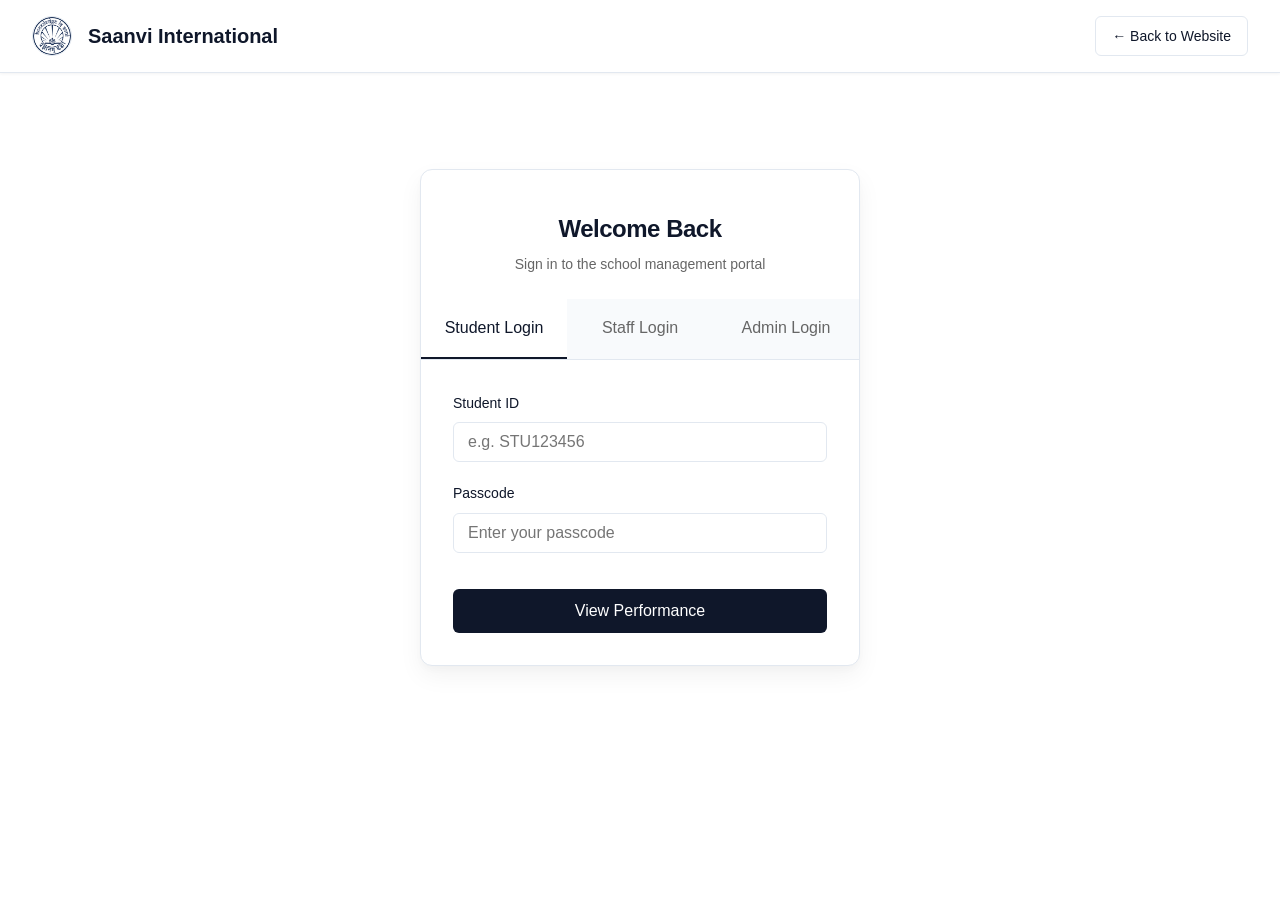
<file: admin.html>
<!DOCTYPE html>
<html lang="en">
<head>
  <meta charset="UTF-8">
  <meta name="viewport" content="width=device-width, initial-scale=1.0">
  <title>Admin Dashboard - Saanvi International School</title>
  <link rel="stylesheet" href="portal.css">
</head>
<body class="portal-page">

  <header class="portal-header">
    <div class="portal-logo">
      <img src="images/logo.jpg" alt="Logo" width="40" height="40">
      Admin Dashboard
    </div>
    <div class="portal-nav">
      <button onclick="openSettings()" class="btn btn-outline">Settings</button>
      <button onclick="sessionManager.clearSession()" class="btn btn-outline">Logout</button>
    </div>
  </header>

  <main class="portal-main">
    <div class="dashboard-header">
      <div>
        <h1>Staff Management</h1>
        <p style="color: var(--portal-muted);">Manage staff accounts and assign tasks</p>
      </div>
      <button onclick="openAddStaffModal()" class="btn btn-primary">+ Add New Staff</button>
    </div>

    <div class="dashboard-grid">
      <div class="portal-card">
        <div class="card-header">
          <h3>Staff Directory</h3>
        </div>
        <div class="table-responsive">
          <table class="portal-table">
            <thead>
              <tr>
                <th>ID</th>
                <th>Name</th>
                <th>Role/Subject</th>
                <th>Class</th>
                <th>Tasks Pending</th>
                <th>Actions</th>
              </tr>
            </thead>
            <tbody id="staff-table-body">
              <!-- Staff rows will be rendered here -->
            </tbody>
          </table>
        </div>
      </div>
    </div>
  </main>

  <!-- Add Staff Modal -->
  <div id="add-staff-modal" class="modal-overlay">
    <div class="modal-content">
      <div class="modal-header">
        <h3>Add New Staff</h3>
        <button class="modal-close" onclick="closeModal('add-staff-modal')">&times;</button>
      </div>
      <form id="add-staff-form">
        <div class="modal-body">
          <div class="form-group">
            <label class="form-label">Full Name</label>
            <input type="text" id="staff-name" class="form-control" required>
          </div>
          <div class="form-group">
            <label class="form-label">Role or Subject</label>
            <input type="text" id="staff-role" class="form-control" placeholder="e.g. Mathematics Teacher" required>
          </div>
          <div class="form-group">
            <label class="form-label">Assigned Class</label>
            <input type="text" id="staff-class" class="form-control" required>
          </div>
          <div class="form-group">
            <label class="form-label">Initial Passcode</label>
            <input type="text" id="staff-pass" class="form-control" required>
            <small style="color: var(--portal-muted); display: block; margin-top: 0.25rem;">Staff will be asked to change this on first login.</small>
          </div>
        </div>
        <div class="modal-footer">
          <button type="button" class="btn btn-outline" onclick="closeModal('add-staff-modal')">Cancel</button>
          <button type="submit" class="btn btn-primary">Save Staff</button>
        </div>
      </form>
    </div>
  </div>

  <!-- Assign Work Modal -->
  <div id="assign-work-modal" class="modal-overlay">
    <div class="modal-content">
      <div class="modal-header">
        <h3>Assign Work to <span id="assign-staff-name"></span></h3>
        <button class="modal-close" onclick="closeModal('assign-work-modal')">&times;</button>
      </div>
      <form id="assign-work-form">
        <input type="hidden" id="assign-staff-id">
        <div class="modal-body">
          <div class="form-group">
            <label class="form-label">Task Description</label>
            <textarea id="task-desc" class="form-control" rows="3" required></textarea>
          </div>
          <div class="form-group">
            <label class="form-label">Deadline</label>
            <input type="date" id="task-deadline" class="form-control" required>
          </div>
        </div>
        <div class="modal-footer">
          <button type="button" class="btn btn-outline" onclick="closeModal('assign-work-modal')">Cancel</button>
          <button type="submit" class="btn btn-primary">Assign Task</button>
        </div>
      </form>
    </div>
  </div>

  <!-- Settings Modal -->
  <div id="settings-modal" class="modal-overlay">
    <div class="modal-content">
      <div class="modal-header">
        <h3>Admin Settings</h3>
        <button class="modal-close" onclick="closeModal('settings-modal')">&times;</button>
      </div>
      <form id="settings-form">
        <div class="modal-body">
          <div id="settings-alert" class="alert"></div>
          <div class="form-group">
            <label class="form-label">New Username</label>
            <input type="text" id="settings-user" class="form-control" required>
          </div>
          <div class="form-group">
            <label class="form-label">New Password</label>
            <input type="password" id="settings-pass" class="form-control" required>
          </div>
        </div>
        <div class="modal-footer">
          <button type="button" class="btn btn-outline" onclick="closeModal('settings-modal')">Cancel</button>
          <button type="submit" class="btn btn-primary">Save Changes</button>
        </div>
      </form>
    </div>
  </div>

  <script src="portal.js"></script>
  <script>
    // Protect page
    sessionManager.requireAuth('admin');

    // Load Data
    function renderTable() {
      const staff = adminApi.getStaff();
      const tbody = document.getElementById('staff-table-body');
      
      if (staff.length === 0) {
        tbody.innerHTML = `<tr><td colspan="6" style="text-align: center; color: var(--portal-muted);">No staff members found. Click "Add New Staff" to begin.</td></tr>`;
        return;
      }

      tbody.innerHTML = staff.map(s => {
        const pendingTasks = s.tasks.filter(t => t.status !== 'completed').length;
        return `
          <tr>
            <td>${s.id}</td>
            <td><strong>${s.name}</strong></td>
            <td>${s.role}</td>
            <td>${s.classAssigned}</td>
            <td><span class="badge ${pendingTasks > 0 ? 'badge-pending' : 'badge-completed'}">${pendingTasks} pending</span></td>
            <td>
              <div style="display: flex; gap: 0.5rem;">
                <button onclick="openAssignModal('${s.id}', '${s.name}')" class="btn btn-outline" style="padding: 0.25rem 0.5rem; font-size: 0.75rem;">Assign Work</button>
                <button onclick="deleteStaff('${s.id}')" class="btn btn-danger" style="padding: 0.25rem 0.5rem; font-size: 0.75rem;">Delete</button>
              </div>
            </td>
          </tr>
        `;
      }).join('');
    }

    // Modal utils
    function openModal(id) { document.getElementById(id).classList.add('active'); }
    function closeModal(id) { document.getElementById(id).classList.remove('active'); }

    // Add Staff
    function openAddStaffModal() {
      document.getElementById('add-staff-form').reset();
      openModal('add-staff-modal');
    }

    document.getElementById('add-staff-form').addEventListener('submit', (e) => {
      e.preventDefault();
      adminApi.addStaff({
        name: document.getElementById('staff-name').value,
        role: document.getElementById('staff-role').value,
        classAssigned: document.getElementById('staff-class').value,
        passcode: document.getElementById('staff-pass').value
      });
      closeModal('add-staff-modal');
      renderTable();
    });

    // Assign Work
    function openAssignModal(id, name) {
      document.getElementById('assign-work-form').reset();
      document.getElementById('assign-staff-id').value = id;
      document.getElementById('assign-staff-name').textContent = name;
      openModal('assign-work-modal');
    }

    document.getElementById('assign-work-form').addEventListener('submit', (e) => {
      e.preventDefault();
      const id = document.getElementById('assign-staff-id').value;
      const desc = document.getElementById('task-desc').value;
      const deadline = document.getElementById('task-deadline').value;
      
      adminApi.assignTask(id, desc, deadline);
      closeModal('assign-work-modal');
      renderTable();
    });

    // Delete Staff
    function deleteStaff(id) {
      if (confirm('Are you sure you want to delete this staff member?')) {
        adminApi.deleteStaff(id);
        renderTable();
      }
    }

    // Settings
    function openSettings() {
      const currentAdmin = JSON.parse(localStorage.getItem(DB_KEYS.ADMIN));
      document.getElementById('settings-user').value = currentAdmin.username;
      document.getElementById('settings-pass').value = currentAdmin.password;
      openModal('settings-modal');
    }

    document.getElementById('settings-form').addEventListener('submit', (e) => {
      e.preventDefault();
      adminApi.updateCredentials(
        document.getElementById('settings-user').value,
        document.getElementById('settings-pass').value
      );
      showAlert('settings-alert', 'Credentials updated successfully!', 'success');
      setTimeout(() => closeModal('settings-modal'), 1500);
    });

    // Initial render
    renderTable();
  </script>
</body>
</html>
</file>
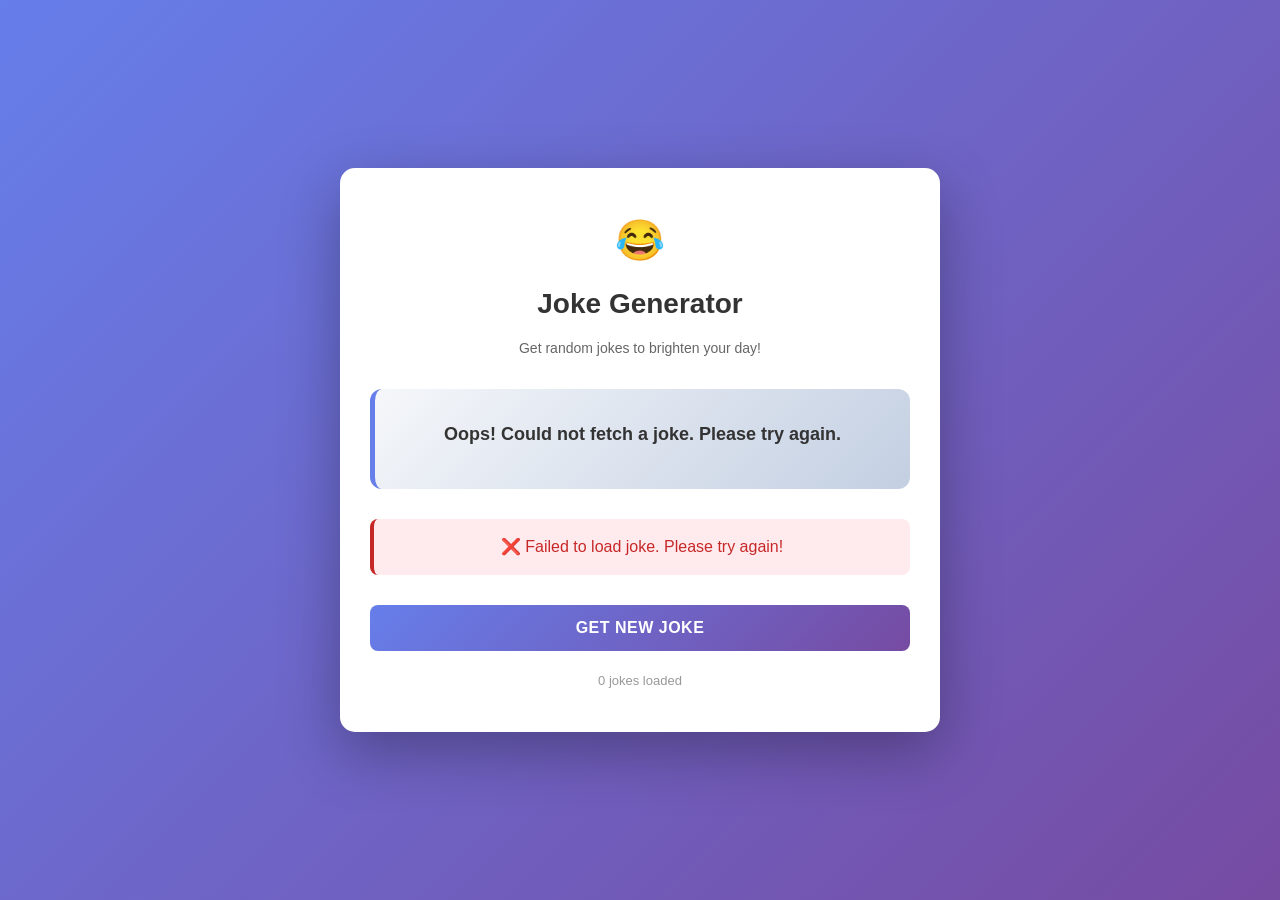
<file: joke-generator.html>
<!DOCTYPE html>
<html lang="en">
<head>
    <meta charset="UTF-8">
    <meta name="viewport" content="width=device-width, initial-scale=1.0">
    <title>Random Joke Generator - Saanvi</title>
    <link rel="stylesheet" href="style.css">
    <style>
        body {
            background: linear-gradient(135deg, #667eea 0%, #764ba2 100%);
            min-height: 100vh;
            display: flex;
            justify-content: center;
            align-items: center;
            padding: 20px;
            font-family: 'Segoe UI', Tahoma, Geneva, Verdana, sans-serif;
        }

        .joke-container {
            background: white;
            border-radius: 15px;
            box-shadow: 0 20px 60px rgba(0, 0, 0, 0.3);
            padding: 40px 30px;
            max-width: 600px;
            width: 100%;
            text-align: center;
            animation: slideIn 0.5s ease-out;
        }

        @keyframes slideIn {
            from {
                opacity: 0;
                transform: translateY(-20px);
            }
            to {
                opacity: 1;
                transform: translateY(0);
            }
        }

        h1 {
            color: #333;
            margin-bottom: 10px;
            font-size: 28px;
        }

        .subtitle {
            color: #666;
            font-size: 14px;
            margin-bottom: 30px;
        }

        .joke-box {
            background: linear-gradient(135deg, #f5f7fa 0%, #c3cfe2 100%);
            border-radius: 12px;
            padding: 25px;
            margin: 30px 0;
            min-height: 100px;
            display: flex;
            flex-direction: column;
            justify-content: center;
            border-left: 5px solid #667eea;
            animation: fadeIn 0.5s ease-out;
        }

        @keyframes fadeIn {
            from {
                opacity: 0;
            }
            to {
                opacity: 1;
            }
        }

        .joke-setup {
            font-size: 18px;
            color: #333;
            font-weight: 600;
            margin-bottom: 10px;
        }

        .joke-punchline {
            font-size: 16px;
            color: #555;
            font-style: italic;
            display: none;
        }

        .joke-punchline.show {
            display: block;
            animation: slideDown 0.3s ease-out;
        }

        @keyframes slideDown {
            from {
                opacity: 0;
                transform: translateY(-10px);
            }
            to {
                opacity: 1;
                transform: translateY(0);
            }
        }

        .button-group {
            display: flex;
            gap: 15px;
            margin-top: 30px;
            flex-wrap: wrap;
            justify-content: center;
        }

        button {
            flex: 1;
            min-width: 140px;
            padding: 14px 28px;
            font-size: 16px;
            border: none;
            border-radius: 8px;
            cursor: pointer;
            transition: all 0.3s ease;
            font-weight: 600;
            text-transform: uppercase;
            letter-spacing: 0.5px;
        }

        .btn-get-joke {
            background: linear-gradient(135deg, #667eea 0%, #764ba2 100%);
            color: white;
        }

        .btn-get-joke:hover:not(:disabled) {
            transform: translateY(-3px);
            box-shadow: 0 10px 25px rgba(102, 126, 234, 0.4);
        }

        .btn-get-joke:active:not(:disabled) {
            transform: translateY(-1px);
        }

        .btn-show-punchline {
            background: linear-gradient(135deg, #f093fb 0%, #f5576c 100%);
            color: white;
        }

        .btn-show-punchline:hover:not(:disabled) {
            transform: translateY(-3px);
            box-shadow: 0 10px 25px rgba(245, 87, 108, 0.4);
        }

        .btn-show-punchline:active:not(:disabled) {
            transform: translateY(-1px);
        }

        .btn-copy {
            background: linear-gradient(135deg, #4facfe 0%, #00f2fe 100%);
            color: white;
        }

        .btn-copy:hover:not(:disabled) {
            transform: translateY(-3px);
            box-shadow: 0 10px 25px rgba(79, 172, 254, 0.4);
        }

        button:disabled {
            opacity: 0.6;
            cursor: not-allowed;
        }

        .loading {
            display: none;
            color: #667eea;
            font-weight: 600;
            margin: 20px 0;
        }

        .loading.show {
            display: block;
            animation: pulse 1.5s infinite;
        }

        @keyframes pulse {
            0%, 100% {
                opacity: 1;
            }
            50% {
                opacity: 0.5;
            }
        }

        .error-message {
            display: none;
            background: #ffebee;
            color: #c62828;
            padding: 15px;
            border-radius: 8px;
            margin: 20px 0;
            border-left: 4px solid #c62828;
        }

        .error-message.show {
            display: block;
        }

        .joke-counter {
            color: #999;
            font-size: 13px;
            margin-top: 20px;
        }

        .emoji {
            font-size: 40px;
            margin-bottom: 10px;
        }

        .joke-category {
            display: inline-block;
            background: #667eea;
            color: white;
            padding: 6px 12px;
            border-radius: 20px;
            font-size: 12px;
            margin-top: 10px;
            text-transform: uppercase;
            font-weight: 600;
        }

        @media (max-width: 768px) {
            .joke-container {
                padding: 30px 20px;
            }

            h1 {
                font-size: 24px;
            }

            .button-group {
                gap: 10px;
            }

            button {
                min-width: 100px;
                padding: 12px 20px;
                font-size: 14px;
            }

            .joke-setup {
                font-size: 16px;
            }

            .joke-punchline {
                font-size: 14px;
            }
        }

        @media (max-width: 480px) {
            .joke-container {
                padding: 20px 15px;
            }

            h1 {
                font-size: 20px;
            }

            .button-group {
                flex-direction: column;
            }

            button {
                width: 100%;
            }

            .joke-box {
                padding: 20px;
                min-height: 80px;
            }

            .joke-setup {
                font-size: 15px;
            }

            .joke-punchline {
                font-size: 13px;
            }

            .emoji {
                font-size: 35px;
            }
        }
    </style>
</head>
<body>
    <div class="joke-container">
        <div class="emoji" id="emoji">😂</div>
        <h1>Joke Generator</h1>
        <p class="subtitle">Get random jokes to brighten your day!</p>

        <div class="joke-box" id="jokeBox">
            <p class="joke-setup" id="jokeSetup">Click "Get New Joke" to start!</p>
            <p class="joke-punchline" id="jokePunchline"></p>
            <span class="joke-category" id="jokeCategory" style="display: none;"></span>
        </div>

        <div class="loading" id="loading">⏳ Loading joke...</div>
        <div class="error-message" id="errorMessage"></div>

        <div class="button-group">
            <button class="btn-get-joke" id="getJokeBtn" onclick="getJoke()">Get New Joke</button>
            <button class="btn-show-punchline" id="showPunchlineBtn" onclick="togglePunchline()" style="display: none;">Show Answer</button>
            <button class="btn-copy" id="copyBtn" onclick="copyJoke()" style="display: none;">Copy Joke</button>
        </div>

        <div class="joke-counter">
            <span id="jokeCount">0</span> jokes loaded
        </div>
    </div>

    <script>
        let currentJoke = null;
        let jokeCount = 0;
        const emojis = ['😂', '🤣', '😆', '😹', '😄', '😃', '😊', '🎭', '🎪', '🎨'];

        async function getJoke() {
            const getJokeBtn = document.getElementById('getJokeBtn');
            const loading = document.getElementById('loading');
            const errorMessage = document.getElementById('errorMessage');
            const showPunchlineBtn = document.getElementById('showPunchlineBtn');
            const copyBtn = document.getElementById('copyBtn');
            const jokeSetup = document.getElementById('jokeSetup');
            const jokePunchline = document.getElementById('jokePunchline');

            // Disable button and show loading
            getJokeBtn.disabled = true;
            loading.classList.add('show');
            errorMessage.classList.remove('show');

            try {
                // Fetch from JokeAPI
                const response = await fetch('https://v2.jokeapi.dev/joke/any?type=single');
                
                if (!response.ok) {
                    throw new Error('Failed to fetch joke');
                }

                const data = await response.json();
                currentJoke = data;

                // Update joke display
                jokeSetup.textContent = data.joke || data.setup;
                jokePunchline.textContent = data.delivery || '';
                jokePunchline.classList.remove('show');

                // Update category
                const categoryEl = document.getElementById('jokeCategory');
                categoryEl.textContent = data.category;
                categoryEl.style.display = 'inline-block';

                // Update emoji
                const randomEmoji = emojis[Math.floor(Math.random() * emojis.length)];
                document.getElementById('emoji').textContent = randomEmoji;

                // Show buttons
                showPunchlineBtn.style.display = 'block';
                copyBtn.style.display = 'block';

                // Increment counter
                jokeCount++;
                document.getElementById('jokeCount').textContent = jokeCount;

            } catch (error) {
                console.error('Error:', error);
                errorMessage.textContent = '❌ Failed to load joke. Please try again!';
                errorMessage.classList.add('show');
                jokeSetup.textContent = 'Oops! Could not fetch a joke. Please try again.';
                jokePunchline.classList.remove('show');
            } finally {
                // Re-enable button and hide loading
                getJokeBtn.disabled = false;
                loading.classList.remove('show');
            }
        }

        function togglePunchline() {
            const jokePunchline = document.getElementById('jokePunchline');
            const showPunchlineBtn = document.getElementById('showPunchlineBtn');

            jokePunchline.classList.toggle('show');
            showPunchlineBtn.textContent = jokePunchline.classList.contains('show') ? 'Hide Answer' : 'Show Answer';
        }

        function copyJoke() {
            const jokeSetup = document.getElementById('jokeSetup').textContent;
            const jokePunchline = document.getElementById('jokePunchline').textContent;
            const fullJoke = jokePunchline ? `${jokeSetup}\n${jokePunchline}` : jokeSetup;

            navigator.clipboard.writeText(fullJoke).then(() => {
                const copyBtn = document.getElementById('copyBtn');
                const originalText = copyBtn.textContent;
                copyBtn.textContent = '✓ Copied!';
                copyBtn.style.background = 'linear-gradient(135deg, #84fab0 0%, #8fd3f4 100%)';

                setTimeout(() => {
                    copyBtn.textContent = originalText;
                    copyBtn.style.background = 'linear-gradient(135deg, #4facfe 0%, #00f2fe 100%)';
                }, 2000);
            }).catch(err => {
                console.error('Failed to copy:', err);
                alert('Failed to copy joke');
            });
        }

        // Load first joke on page load
        window.addEventListener('load', () => {
            getJoke();
        });
    </script>
</body>
</html>
</file>
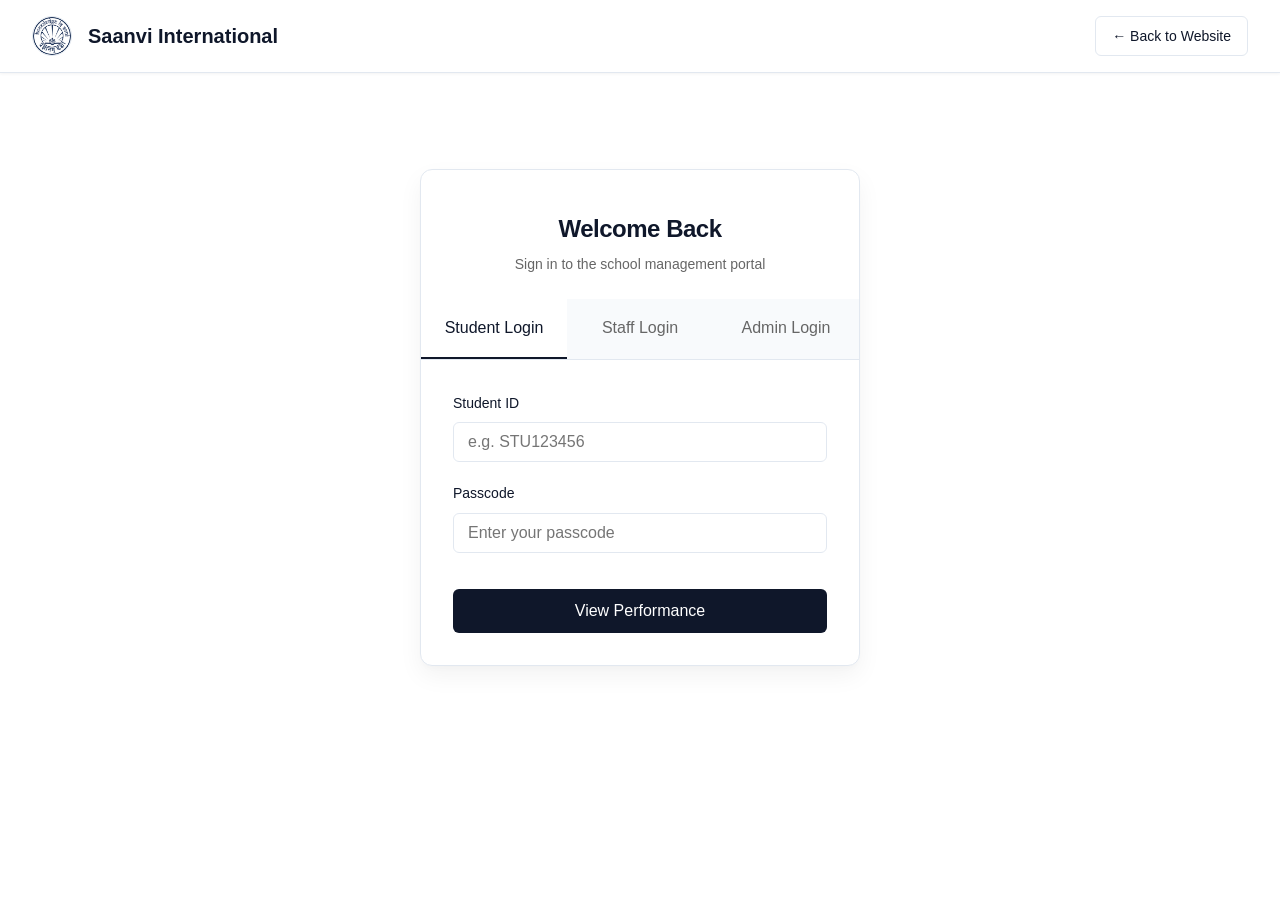
<file: login.html>
<!DOCTYPE html>
<html lang="en">
<head>
  <meta charset="UTF-8">
  <meta name="viewport" content="width=device-width, initial-scale=1.0">
  <title>Staff Portal Login - Saanvi International School</title>
  <link rel="stylesheet" href="portal.css">
</head>
<body class="portal-page">

  <header class="portal-header">
    <a href="index.html" class="portal-logo">
      <img src="images/logo.jpg" alt="Logo" width="40" height="40">
      Saanvi International
    </a>
    <a href="index.html" class="btn btn-outline">&larr; Back to Website</a>
  </header>

  <main class="portal-main">
    <div class="login-container">
      <div class="login-header">
        <h1>Welcome Back</h1>
        <p>Sign in to the school management portal</p>
      </div>

      <div class="login-tabs">
        <div class="login-tab active" data-target="student-login">Student Login</div>
        <div class="login-tab" data-target="staff-login">Staff Login</div>
        <div class="login-tab" data-target="admin-login">Admin Login</div>
      </div>

      <div class="login-form-container">
        
        <!-- Student Login Form -->
        <form id="student-login" class="login-form active">
          <div id="student-alert" class="alert"></div>
          <div class="form-group">
            <label class="form-label">Student ID</label>
            <input type="text" id="student-id" class="form-control" placeholder="e.g. STU123456" required>
          </div>
          <div class="form-group">
            <label class="form-label">Passcode</label>
            <input type="password" id="student-passcode" class="form-control" placeholder="Enter your passcode" required>
          </div>
          <button type="submit" class="btn btn-primary btn-block">View Performance</button>
        </form>

        <!-- Staff Login Form -->
        <form id="staff-login" class="login-form">
          <div id="staff-alert" class="alert"></div>
          <div class="form-group">
            <label class="form-label">Secure Passcode</label>
            <input type="password" id="staff-passcode" class="form-control" placeholder="Enter your passcode" required>
          </div>
          <button type="submit" class="btn btn-primary btn-block">Access Dashboard</button>
        </form>

        <!-- Admin Login Form -->
        <form id="admin-login" class="login-form">
          <div id="admin-alert" class="alert"></div>
          <div class="form-group">
            <label class="form-label">Username</label>
            <input type="text" id="admin-user" class="form-control" placeholder="Admin username" required>
          </div>
          <div class="form-group">
            <label class="form-label">Password</label>
            <input type="password" id="admin-pass" class="form-control" placeholder="Admin password" required>
          </div>
          <button type="submit" class="btn btn-primary btn-block">Login as Admin</button>
        </form>

      </div>
    </div>
  </main>

  <script src="portal.js"></script>
  <script>
    // If already logged in, redirect
    const session = sessionManager.getSession();
    if (session) {
      if (session.type === 'admin') window.location.href = 'admin.html';
      else if (session.type === 'staff') window.location.href = 'staff-dashboard.html';
      else window.location.href = 'student-dashboard.html';
    }

    // Tab Switching
    document.querySelectorAll('.login-tab').forEach(tab => {
      tab.addEventListener('click', () => {
        document.querySelectorAll('.login-tab').forEach(t => t.classList.remove('active'));
        document.querySelectorAll('.login-form').forEach(f => f.classList.remove('active'));
        
        tab.classList.add('active');
        document.getElementById(tab.dataset.target).classList.add('active');
      });
    });

    // Student Login
    document.getElementById('student-login').addEventListener('submit', (e) => {
      e.preventDefault();
      const stId = document.getElementById('student-id').value;
      const code = document.getElementById('student-passcode').value;
      const student = studentApi.verifyLogin(stId, code);
      if (student) {
        sessionManager.createSession('student', student.id);
        window.location.href = 'student-dashboard.html';
      } else {
        showAlert('student-alert', 'Invalid Student ID or passcode.');
      }
    });

    // Staff Login
    document.getElementById('staff-login').addEventListener('submit', (e) => {
      e.preventDefault();
      const code = document.getElementById('staff-passcode').value;
      const staff = staffApi.verifyLogin(code);
      if (staff) {
        sessionManager.createSession('staff', staff.id);
        window.location.href = 'staff-dashboard.html';
      } else {
        showAlert('staff-alert', 'Invalid passcode. Please try again.');
      }
    });

    // Admin Login
    document.getElementById('admin-login').addEventListener('submit', (e) => {
      e.preventDefault();
      const user = document.getElementById('admin-user').value;
      const pass = document.getElementById('admin-pass').value;
      
      if (adminApi.verifyLogin(user, pass)) {
        sessionManager.createSession('admin', 'admin');
        window.location.href = 'admin.html';
      } else {
        showAlert('admin-alert', 'Invalid admin credentials.');
      }
    });
  </script>
</body>
</html>
</file>
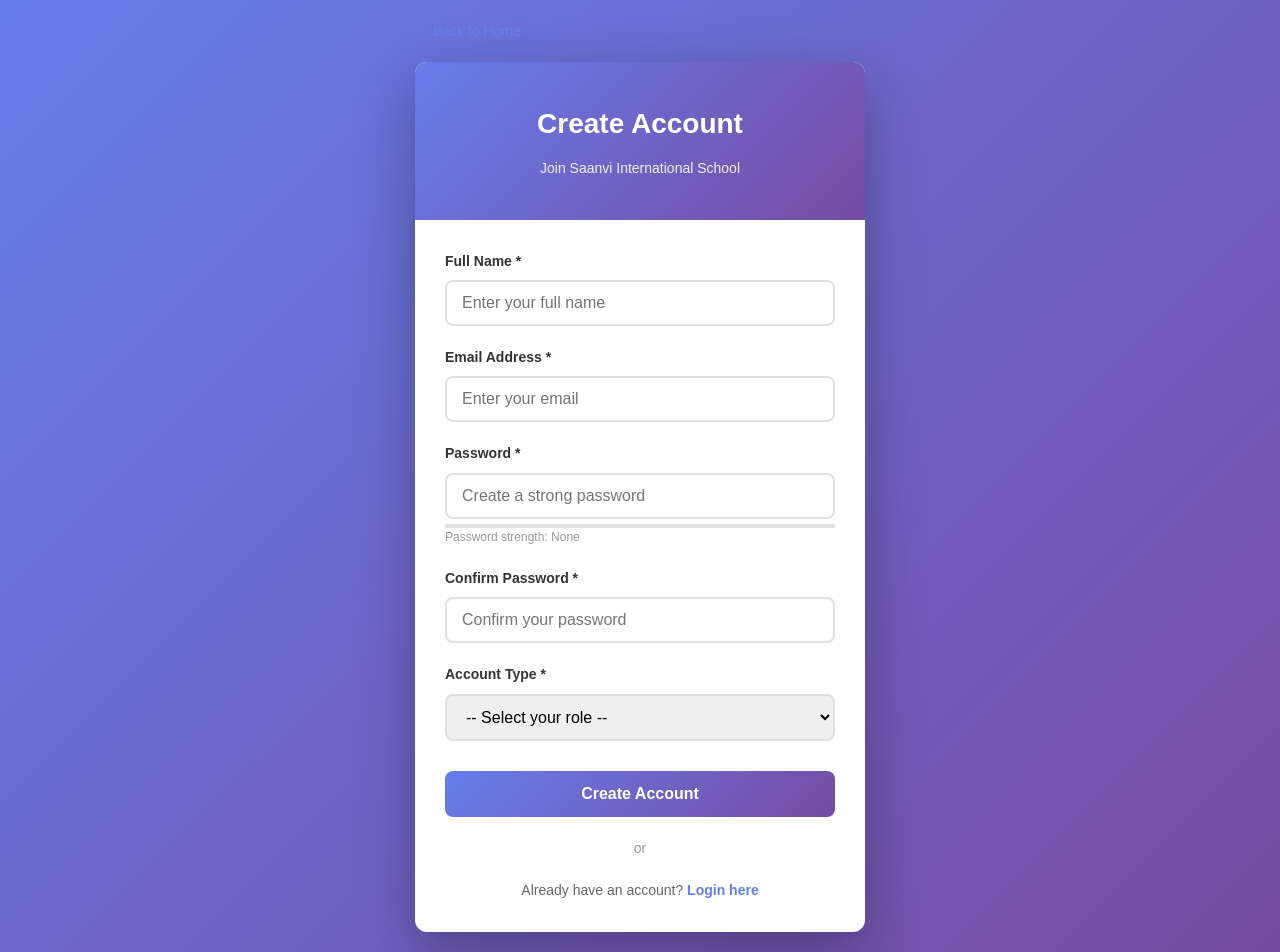
<file: register.html>
<!DOCTYPE html>
<html lang="en">
<head>
  <meta charset="UTF-8">
  <meta name="viewport" content="width=device-width, initial-scale=1.0">
  <title>Register - Saanvi International School</title>
  <link rel="stylesheet" href="style.css">
  <style>
    * {
      margin: 0;
      padding: 0;
      box-sizing: border-box;
    }

    body {
      font-family: -apple-system, BlinkMacSystemFont, 'Segoe UI', Roboto, 'Helvetica Neue', Arial, sans-serif;
      background: linear-gradient(135deg, #667eea 0%, #764ba2 100%);
      min-height: 100vh;
      display: flex;
      align-items: center;
      justify-content: center;
      padding: 20px;
    }

    .register-wrapper {
      width: 100%;
      max-width: 450px;
    }

    .register-container {
      background: white;
      border-radius: 12px;
      box-shadow: 0 20px 60px rgba(0, 0, 0, 0.3);
      overflow: hidden;
      animation: slideIn 0.5s ease-out;
    }

    @keyframes slideIn {
      from {
        opacity: 0;
        transform: translateY(-20px);
      }
      to {
        opacity: 1;
        transform: translateY(0);
      }
    }

    .register-header {
      background: linear-gradient(135deg, #667eea 0%, #764ba2 100%);
      color: white;
      padding: 40px 30px;
      text-align: center;
    }

    .register-header h1 {
      font-size: 28px;
      margin-bottom: 10px;
    }

    .register-header p {
      font-size: 14px;
      opacity: 0.9;
    }

    .register-form {
      padding: 30px;
    }

    .form-group {
      margin-bottom: 20px;
    }

    .form-label {
      display: block;
      font-weight: 600;
      color: #333;
      margin-bottom: 8px;
      font-size: 14px;
    }

    .form-control {
      width: 100%;
      padding: 12px 15px;
      border: 2px solid #e0e0e0;
      border-radius: 8px;
      font-size: 16px;
      font-family: inherit;
      transition: all 0.3s ease;
    }

    .form-control:focus {
      outline: none;
      border-color: #667eea;
      box-shadow: 0 0 0 3px rgba(102, 126, 234, 0.1);
    }

    .form-control:hover {
      border-color: #667eea;
    }

    select.form-control {
      cursor: pointer;
    }

    .validation-error {
      color: #f44336;
      font-size: 12px;
      margin-top: 5px;
      display: none;
    }

    .validation-error.show {
      display: block;
    }

    .form-group.error .form-control {
      border-color: #f44336;
    }

    .btn-register {
      width: 100%;
      padding: 14px;
      background: linear-gradient(135deg, #667eea 0%, #764ba2 100%);
      color: white;
      border: none;
      border-radius: 8px;
      font-size: 16px;
      font-weight: 600;
      cursor: pointer;
      transition: all 0.3s ease;
      margin-top: 10px;
    }

    .btn-register:hover:not(:disabled) {
      transform: translateY(-2px);
      box-shadow: 0 10px 25px rgba(102, 126, 234, 0.4);
    }

    .btn-register:active:not(:disabled) {
      transform: translateY(0);
    }

    .btn-register:disabled {
      opacity: 0.6;
      cursor: not-allowed;
    }

    .form-divider {
      text-align: center;
      margin: 20px 0;
      font-size: 14px;
      color: #999;
    }

    .login-link {
      text-align: center;
      margin-top: 20px;
      font-size: 14px;
      color: #666;
    }

    .login-link a {
      color: #667eea;
      text-decoration: none;
      font-weight: 600;
      transition: color 0.3s ease;
    }

    .login-link a:hover {
      color: #764ba2;
      text-decoration: underline;
    }

    .alert {
      padding: 12px 15px;
      border-radius: 8px;
      margin-bottom: 20px;
      font-size: 14px;
      display: none;
      animation: slideDown 0.3s ease-out;
    }

    @keyframes slideDown {
      from {
        opacity: 0;
        transform: translateY(-10px);
      }
      to {
        opacity: 1;
        transform: translateY(0);
      }
    }

    .alert.show {
      display: block;
    }

    .alert-success {
      background-color: #e8f5e9;
      color: #2e7d32;
      border-left: 4px solid #2e7d32;
    }

    .alert-error {
      background-color: #ffebee;
      color: #c62828;
      border-left: 4px solid #c62828;
    }

    .alert-info {
      background-color: #e3f2fd;
      color: #1565c0;
      border-left: 4px solid #1565c0;
    }

    .loading-spinner {
      display: none;
      width: 20px;
      height: 20px;
      border: 3px solid rgba(255, 255, 255, 0.3);
      border-top: 3px solid white;
      border-radius: 50%;
      animation: spin 0.8s linear infinite;
      margin-right: 10px;
      vertical-align: middle;
    }

    @keyframes spin {
      to {
        transform: rotate(360deg);
      }
    }

    .btn-register.loading {
      display: flex;
      align-items: center;
      justify-content: center;
      gap: 10px;
    }

    .password-strength {
      margin-top: 5px;
      font-size: 12px;
    }

    .strength-bar {
      height: 4px;
      background-color: #e0e0e0;
      border-radius: 2px;
      margin-top: 4px;
      overflow: hidden;
    }

    .strength-indicator {
      height: 100%;
      width: 0%;
      transition: width 0.3s ease, background-color 0.3s ease;
    }

    .strength-indicator.weak {
      width: 33%;
      background-color: #f44336;
    }

    .strength-indicator.medium {
      width: 66%;
      background-color: #ff9800;
    }

    .strength-indicator.strong {
      width: 100%;
      background-color: #4caf50;
    }

    .back-link {
      display: flex;
      align-items: center;
      gap: 8px;
      margin-bottom: 20px;
      color: #667eea;
      text-decoration: none;
      font-size: 14px;
      transition: all 0.3s ease;
    }

    .back-link:hover {
      color: #764ba2;
      gap: 12px;
    }

    @media (max-width: 480px) {
      .register-header {
        padding: 30px 20px;
      }

      .register-header h1 {
        font-size: 24px;
      }

      .register-form {
        padding: 20px;
      }

      .form-control {
        padding: 11px 12px;
        font-size: 16px;
      }
    }
  </style>
</head>
<body>
  <div class="register-wrapper">
    <a href="index.html" class="back-link">← Back to Home</a>
    
    <div class="register-container">
      <div class="register-header">
        <h1>Create Account</h1>
        <p>Join Saanvi International School</p>
      </div>

      <div class="register-form">
        <div id="alertBox" class="alert"></div>

        <form id="registerForm">
          <!-- Full Name -->
          <div class="form-group">
            <label class="form-label" for="fullName">Full Name *</label>
            <input 
              type="text" 
              id="fullName" 
              class="form-control" 
              placeholder="Enter your full name" 
              required
            >
            <div class="validation-error" id="fullNameError"></div>
          </div>

          <!-- Email -->
          <div class="form-group">
            <label class="form-label" for="email">Email Address *</label>
            <input 
              type="email" 
              id="email" 
              class="form-control" 
              placeholder="Enter your email" 
              required
            >
            <div class="validation-error" id="emailError"></div>
          </div>

          <!-- Password -->
          <div class="form-group">
            <label class="form-label" for="password">Password *</label>
            <input 
              type="password" 
              id="password" 
              class="form-control" 
              placeholder="Create a strong password" 
              required
            >
            <div class="password-strength">
              <div class="strength-bar">
                <div class="strength-indicator" id="strengthIndicator"></div>
              </div>
              <span id="strengthText" style="color: #999; font-size: 12px;">Password strength: None</span>
            </div>
            <div class="validation-error" id="passwordError"></div>
          </div>

          <!-- Confirm Password -->
          <div class="form-group">
            <label class="form-label" for="confirmPassword">Confirm Password *</label>
            <input 
              type="password" 
              id="confirmPassword" 
              class="form-control" 
              placeholder="Confirm your password" 
              required
            >
            <div class="validation-error" id="confirmPasswordError"></div>
          </div>

          <!-- Role Selection -->
          <div class="form-group">
            <label class="form-label" for="role">Account Type *</label>
            <select id="role" class="form-control" required>
              <option value="">-- Select your role --</option>
              <option value="student">Student</option>
              <option value="staff">Staff Member</option>
              <option value="admin">Administrator</option>
            </select>
            <div class="validation-error" id="roleError"></div>
          </div>

          <!-- Submit Button -->
          <button type="submit" class="btn-register" id="submitBtn">
            <span class="loading-spinner" id="spinner"></span>
            <span id="btnText">Create Account</span>
          </button>
        </form>

        <div class="form-divider">or</div>

        <div class="login-link">
          Already have an account? <a href="login.html">Login here</a>
        </div>
      </div>
    </div>
  </div>

  <!-- Firebase Scripts -->
  <script type="module">
    import { registerUser, showNotification } from './firebase-auth.js';
    import { validateEmail, validatePassword } from './firebase-utils.js';

    const form = document.getElementById('registerForm');
    const submitBtn = document.getElementById('submitBtn');
    const alertBox = document.getElementById('alertBox');

    // Password strength checker
    document.getElementById('password').addEventListener('input', (e) => {
      const password = e.target.value;
      const strengthIndicator = document.getElementById('strengthIndicator');
      const strengthText = document.getElementById('strengthText');

      let strength = 'None';
      let className = '';

      if (password.length >= 8) {
        const hasUpperCase = /[A-Z]/.test(password);
        const hasLowerCase = /[a-z]/.test(password);
        const hasNumbers = /\d/.test(password);
        const hasSpecialChar = /[!@#$%^&*()_+\-=\[\]{};':"\\|,.<>\/?]/.test(password);

        const strengthCount = [hasUpperCase, hasLowerCase, hasNumbers, hasSpecialChar].filter(Boolean).length;

        if (strengthCount <= 1) {
          strength = 'Weak';
          className = 'weak';
        } else if (strengthCount <= 2) {
          strength = 'Medium';
          className = 'medium';
        } else {
          strength = 'Strong';
          className = 'strong';
        }
      } else if (password.length > 0) {
        strength = 'Too Short';
      }

      strengthIndicator.className = `strength-indicator ${className}`;
      strengthText.textContent = `Password strength: ${strength}`;
    });

    // Form validation
    function validateForm() {
      let isValid = true;
      const fullName = document.getElementById('fullName').value.trim();
      const email = document.getElementById('email').value.trim();
      const password = document.getElementById('password').value;
      const confirmPassword = document.getElementById('confirmPassword').value;
      const role = document.getElementById('role').value;

      // Clear previous errors
      document.querySelectorAll('.form-group').forEach(group => group.classList.remove('error'));
      document.querySelectorAll('.validation-error').forEach(error => {
        error.classList.remove('show');
        error.textContent = '';
      });

      // Validate Full Name
      if (fullName.length < 2) {
        showError('fullName', 'Full name must be at least 2 characters');
        isValid = false;
      }

      // Validate Email
      if (!validateEmail(email)) {
        showError('email', 'Please enter a valid email address');
        isValid = false;
      }

      // Validate Password
      if (!validatePassword(password)) {
        showError('password', 'Password must be at least 6 characters');
        isValid = false;
      }

      // Validate Confirm Password
      if (password !== confirmPassword) {
        showError('confirmPassword', 'Passwords do not match');
        isValid = false;
      }

      // Validate Role
      if (!role) {
        showError('role', 'Please select an account type');
        isValid = false;
      }

      return isValid;
    }

    function showError(fieldId, message) {
      const field = document.getElementById(fieldId);
      const errorBox = document.getElementById(`${fieldId}Error`);
      const formGroup = field.closest('.form-group');

      formGroup.classList.add('error');
      errorBox.textContent = message;
      errorBox.classList.add('show');
    }

    function showAlert(message, type = 'info') {
      alertBox.className = `alert show alert-${type}`;
      alertBox.textContent = message;
    }

    // Form submission
    form.addEventListener('submit', async (e) => {
      e.preventDefault();

      if (!validateForm()) {
        showAlert('Please fix the errors above', 'error');
        return;
      }

      const fullName = document.getElementById('fullName').value.trim();
      const email = document.getElementById('email').value.trim();
      const password = document.getElementById('password').value;
      const role = document.getElementById('role').value;

      // Disable button and show loading
      submitBtn.disabled = true;
      document.getElementById('spinner').style.display = 'inline-block';
      document.getElementById('btnText').textContent = 'Creating account...';

      // Call Firebase registration
      try {
        registerUser(email, password, fullName, role);
      } catch (error) {
        console.error('Registration error:', error);
        submitBtn.disabled = false;
        document.getElementById('spinner').style.display = 'none';
        document.getElementById('btnText').textContent = 'Create Account';
        showAlert(error.message || 'Registration failed. Please try again.', 'error');
      }
    });

    // Real-time validation
    document.getElementById('fullName').addEventListener('blur', () => {
      const value = document.getElementById('fullName').value.trim();
      if (value && value.length < 2) {
        showError('fullName', 'Full name must be at least 2 characters');
      }
    });

    document.getElementById('email').addEventListener('blur', () => {
      const value = document.getElementById('email').value.trim();
      if (value && !validateEmail(value)) {
        showError('email', 'Please enter a valid email address');
      }
    });

    document.getElementById('password').addEventListener('blur', () => {
      const value = document.getElementById('password').value;
      if (value && !validatePassword(value)) {
        showError('password', 'Password must be at least 6 characters');
      }
    });

    document.getElementById('confirmPassword').addEventListener('blur', () => {
      const password = document.getElementById('password').value;
      const confirmPassword = document.getElementById('confirmPassword').value;
      if (confirmPassword && password !== confirmPassword) {
        showError('confirmPassword', 'Passwords do not match');
      }
    });
  </script>
</body>
</html>
</file>
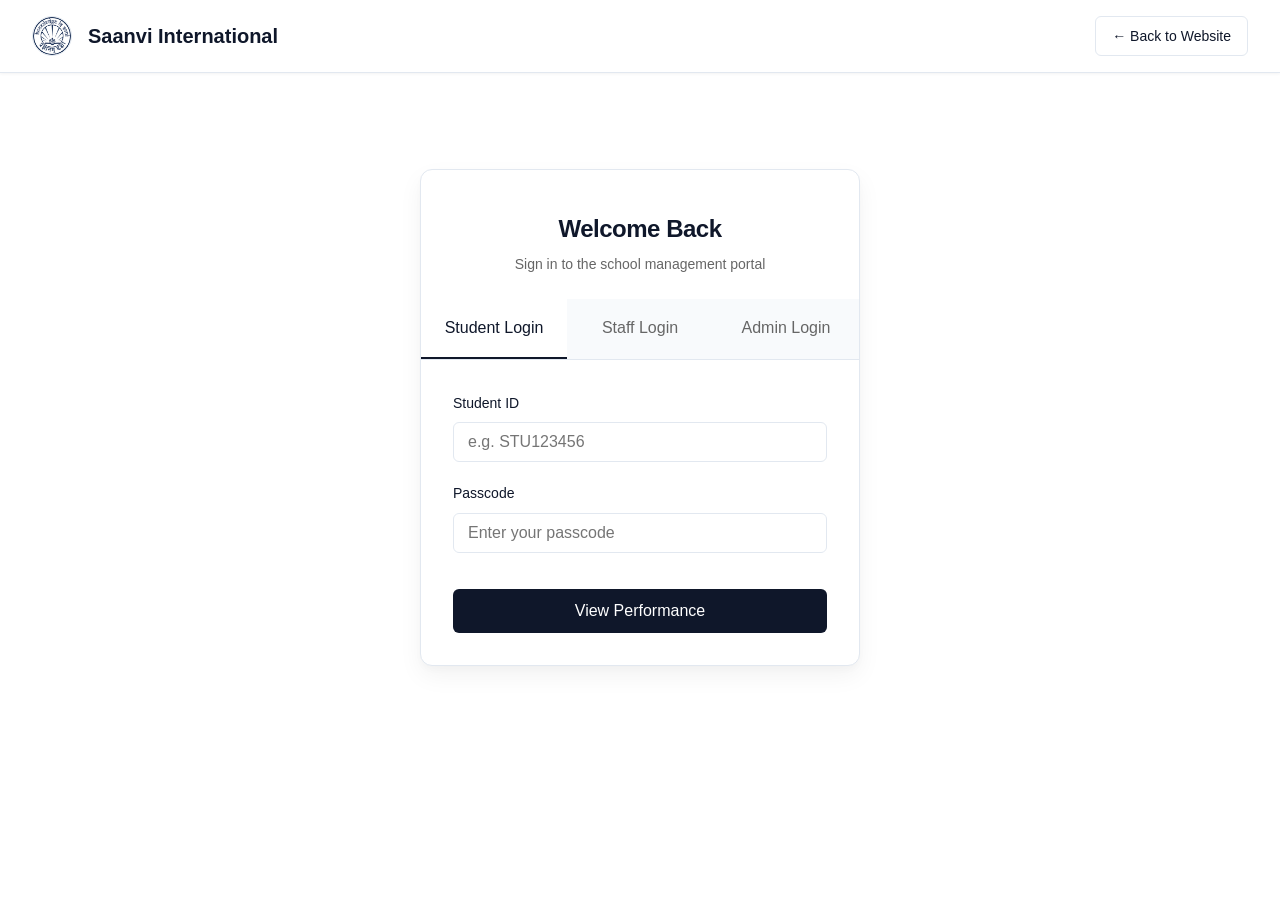
<file: staff-dashboard.html>
<!DOCTYPE html>
<html lang="en">
<head>
  <meta charset="UTF-8">
  <meta name="viewport" content="width=device-width, initial-scale=1.0">
  <title>Staff Dashboard - Saanvi International School</title>
  <link rel="stylesheet" href="portal.css">
  <style>
    .dashboard-tabs { display: flex; gap: 1rem; margin-bottom: 1.5rem; border-bottom: 1px solid var(--portal-border); }
    .dash-tab { padding: 0.5rem 1rem; cursor: pointer; color: var(--portal-muted); font-weight: 500; border-bottom: 2px solid transparent; }
    .dash-tab.active { color: var(--portal-primary); border-bottom-color: var(--portal-primary); }
    .dash-section { display: none; }
    .dash-section.active { display: block; }
  </style>
</head>
<body class="portal-page">

  <header class="portal-header">
    <div class="portal-logo">
      <img src="images/logo.jpg" alt="Logo" width="40" height="40">
      Staff Dashboard
    </div>
    <div class="portal-nav">
      <button onclick="openPasswordModal()" class="btn btn-outline">Change Passcode</button>
      <button onclick="sessionManager.clearSession()" class="btn btn-outline">Logout</button>
    </div>
  </header>

  <main class="portal-main">
    <div class="dashboard-header">
      <div>
        <h1 id="welcome-message">Welcome back</h1>
        <p style="color: var(--portal-muted);" id="role-message">Manage your tasks and students</p>
      </div>
    </div>

    <div class="dashboard-grid has-sidebar">
      <!-- Main Content -->
      <div>
        <div class="dashboard-tabs">
          <div class="dash-tab active" onclick="switchTab('tasks')">My Tasks</div>
          <div class="dash-tab" onclick="switchTab('students')">My Students</div>
        </div>

        <div id="tasks-section" class="dash-section active">
          <div class="portal-card">
            <div class="card-header">
              <h3>Assigned Tasks</h3>
            </div>
            <div id="tasks-container">
              <!-- Tasks rendered here -->
            </div>
          </div>
        </div>

        <div id="students-section" class="dash-section">
          <div class="portal-card">
            <div class="card-header">
              <h3>Student Roster</h3>
              <button onclick="openAddStudentModal()" class="btn btn-primary" style="font-size: 0.75rem; padding: 0.4rem 0.8rem;">+ Add Student</button>
            </div>
            <div class="table-responsive">
              <table class="portal-table">
                <thead>
                  <tr>
                    <th>ID</th>
                    <th>Name</th>
                    <th>Class</th>
                    <th>Actions</th>
                  </tr>
                </thead>
                <tbody id="students-table-body">
                  <!-- Students rendered here -->
                </tbody>
              </table>
            </div>
          </div>
        </div>
      </div>

      <!-- Sidebar -->
      <div>
        <div class="portal-card" style="background: #f8fafc;">
          <h3>My Profile</h3>
          <div style="margin-top: 1rem; color: var(--portal-muted); font-size: 0.875rem;">
            <p style="margin-bottom: 0.5rem"><strong>ID:</strong> <span id="profile-id"></span></p>
            <p style="margin-bottom: 0.5rem"><strong>Role:</strong> <span id="profile-role"></span></p>
            <p><strong>Class:</strong> <span id="profile-class"></span></p>
          </div>
        </div>
      </div>
    </div>
  </main>

  <!-- Add Student Modal -->
  <div id="add-student-modal" class="modal-overlay">
    <div class="modal-content">
      <div class="modal-header">
        <h3>Add New Student</h3>
        <button class="modal-close" onclick="closeModal('add-student-modal')">&times;</button>
      </div>
      <form id="add-student-form">
        <div class="modal-body">
          <div class="form-group">
            <label class="form-label">Full Name</label>
            <input type="text" id="student-name" class="form-control" required>
          </div>
          <div class="form-group">
            <label class="form-label">Class</label>
            <input type="text" id="student-class" class="form-control" required>
          </div>
          <div class="form-group">
            <label class="form-label">Initial Passcode</label>
            <input type="text" id="student-pass" class="form-control" required value="1234">
          </div>
        </div>
        <div class="modal-footer">
          <button type="button" class="btn btn-outline" onclick="closeModal('add-student-modal')">Cancel</button>
          <button type="submit" class="btn btn-primary">Save Student</button>
        </div>
      </form>
    </div>
  </div>

  <!-- Add Marks Modal -->
  <div id="add-marks-modal" class="modal-overlay">
    <div class="modal-content">
      <div class="modal-header">
        <h3>Add Marks for <span id="marks-student-name"></span></h3>
        <button class="modal-close" onclick="closeModal('add-marks-modal')">&times;</button>
      </div>
      <form id="add-marks-form">
        <input type="hidden" id="marks-student-id">
        <div class="modal-body">
          <div class="form-group">
            <label class="form-label">Exam Name</label>
            <input type="text" id="exam-name" class="form-control" placeholder="e.g. Unit Test 1" required>
          </div>
          <div class="form-group">
            <label class="form-label">Subject</label>
            <input type="text" id="exam-subject" class="form-control" required>
          </div>
          <div style="display: flex; gap: 1rem;">
            <div class="form-group" style="flex: 1;">
              <label class="form-label">Marks Obtained</label>
              <input type="number" id="exam-marks" class="form-control" required>
            </div>
            <div class="form-group" style="flex: 1;">
              <label class="form-label">Maximum Marks</label>
              <input type="number" id="exam-max" class="form-control" required>
            </div>
          </div>
          <div class="form-group">
            <label class="form-label">Remarks / Grade</label>
            <input type="text" id="exam-remarks" class="form-control" placeholder="e.g. Excellent / Grade A">
          </div>
        </div>
        <div class="modal-footer">
          <button type="button" class="btn btn-outline" onclick="closeModal('add-marks-modal')">Cancel</button>
          <button type="submit" class="btn btn-primary">Save Marks</button>
        </div>
      </form>
    </div>
  </div>

  <!-- Password Change Modal -->
  <div id="password-modal" class="modal-overlay">
    <div class="modal-content">
      <div class="modal-header">
        <h3 id="pwd-modal-title">Change Passcode</h3>
        <button class="modal-close" id="pwd-close-btn" onclick="closeModal('password-modal')">&times;</button>
      </div>
      <form id="password-form">
        <div class="modal-body">
          <div id="password-alert" class="alert alert-error">Please change your default passcode before continuing.</div>
          <div class="form-group">
            <label class="form-label">New Passcode</label>
            <input type="password" id="new-passcode" class="form-control" required minlength="4">
          </div>
          <div class="form-group">
            <label class="form-label">Confirm New Passcode</label>
            <input type="password" id="confirm-passcode" class="form-control" required minlength="4">
          </div>
        </div>
        <div class="modal-footer">
          <button type="button" class="btn btn-outline" id="pwd-cancel-btn" onclick="closeModal('password-modal')">Cancel</button>
          <button type="submit" class="btn btn-primary">Save Passcode</button>
        </div>
      </form>
    </div>
  </div>

  <script src="portal.js"></script>
  <script>
    // Protect page
    const session = sessionManager.requireAuth('staff');
    let staffProfile = null;

    function switchTab(tab) {
      document.querySelectorAll('.dash-tab').forEach(t => t.classList.remove('active'));
      document.querySelectorAll('.dash-section').forEach(s => s.classList.remove('active'));
      
      event.target.classList.add('active');
      document.getElementById(tab + '-section').classList.add('active');
    }

    function loadData() {
      staffProfile = staffApi.getProfile(session.id);
      
      // Update Profile UI
      document.getElementById('welcome-message').textContent = `Welcome, ${staffProfile.name}`;
      document.getElementById('profile-id').textContent = staffProfile.id;
      document.getElementById('profile-role').textContent = staffProfile.role;
      document.getElementById('profile-class').textContent = staffProfile.classAssigned;

      // Render Tasks
      const tasksContainer = document.getElementById('tasks-container');
      if (staffProfile.tasks.length === 0) {
        tasksContainer.innerHTML = `<p style="text-align: center; color: var(--portal-muted); padding: 2rem 0;">You have no assigned tasks.</p>`;
      } else {
        const sortedTasks = [...staffProfile.tasks].sort((a, b) => {
          if (a.status === 'completed' && b.status !== 'completed') return 1;
          if (a.status !== 'completed' && b.status === 'completed') return -1;
          return new Date(b.assignedDate) - new Date(a.assignedDate);
        });

        tasksContainer.innerHTML = sortedTasks.map(t => {
          let badgeClass = 'badge-pending';
          let statusText = 'Pending';
          if (t.status === 'in-progress') { badgeClass = 'badge-progress'; statusText = 'In Progress'; }
          if (t.status === 'completed') { badgeClass = 'badge-completed'; statusText = 'Completed'; }

          return `
            <div class="task-item" style="${t.status === 'completed' ? 'opacity: 0.7; background: #f8fafc;' : ''}">
              <div class="task-info">
                <h4>${t.description}</h4>
                <div class="task-meta">
                  <span>Assigned: ${t.assignedDate}</span>
                  <span>Deadline: <strong style="color: ${new Date(t.deadline) < new Date() && t.status !== 'completed' ? 'var(--portal-danger)' : 'inherit'}">${t.deadline}</strong></span>
                  <span class="badge ${badgeClass}">${statusText}</span>
                </div>
              </div>
              <div class="task-actions">
                <select class="form-control" style="padding: 0.25rem 0.5rem; font-size: 0.75rem; width: auto;" onchange="updateStatus('${t.id}', this.value)">
                  <option value="pending" ${t.status === 'pending' ? 'selected' : ''}>Pending</option>
                  <option value="in-progress" ${t.status === 'in-progress' ? 'selected' : ''}>In Progress</option>
                  <option value="completed" ${t.status === 'completed' ? 'selected' : ''}>Completed</option>
                </select>
              </div>
            </div>
          `;
        }).join('');
      }

      // Render Students
      const students = staffApi.getStudents() || [];
      const tbody = document.getElementById('students-table-body');
      // Only show students matching staff's assigned class (or all if we want simplicity)
      // For now, let's show all or filter if needed. Let's filter by staff class if it matches, otherwise show all.
      // Actually, since staff can teach multiple subjects in different classes, just show all for this demo.
      
      if (students.length === 0) {
        tbody.innerHTML = `<tr><td colspan="4" style="text-align: center; color: var(--portal-muted);">No students found. Click "Add Student" to begin.</td></tr>`;
      } else {
        tbody.innerHTML = students.map(s => `
          <tr>
            <td><strong>${s.id}</strong></td>
            <td>${s.name}</td>
            <td>${s.class}</td>
            <td>
              <button onclick="openMarksModal('${s.id}', '${s.name}')" class="btn btn-outline" style="padding: 0.25rem 0.5rem; font-size: 0.75rem;">+ Add Marks</button>
            </td>
          </tr>
        `).join('');
      }

      // Check first login
      if (staffProfile.isFirstLogin) {
        document.getElementById('password-alert').style.display = 'block';
        document.getElementById('pwd-cancel-btn').style.display = 'none';
        document.getElementById('pwd-close-btn').style.display = 'none';
        openModal('password-modal');
      }
    }

    function updateStatus(taskId, newStatus) {
      staffApi.updateTaskStatus(staffProfile.id, taskId, newStatus);
      loadData();
    }

    // Modal Utils
    function openModal(id) { document.getElementById(id).classList.add('active'); }
    function closeModal(id) { document.getElementById(id).classList.remove('active'); }

    // Student Modal
    function openAddStudentModal() {
      document.getElementById('add-student-form').reset();
      openModal('add-student-modal');
    }

    document.getElementById('add-student-form').addEventListener('submit', (e) => {
      e.preventDefault();
      staffApi.addStudent({
        name: document.getElementById('student-name').value,
        class: document.getElementById('student-class').value,
        passcode: document.getElementById('student-pass').value
      });
      closeModal('add-student-modal');
      loadData();
    });

    // Marks Modal
    function openMarksModal(id, name) {
      document.getElementById('add-marks-form').reset();
      document.getElementById('marks-student-id').value = id;
      document.getElementById('marks-student-name').textContent = name;
      openModal('add-marks-modal');
    }

    document.getElementById('add-marks-form').addEventListener('submit', (e) => {
      e.preventDefault();
      const id = document.getElementById('marks-student-id').value;
      staffApi.addExamMarks(id, {
        examName: document.getElementById('exam-name').value,
        subject: document.getElementById('exam-subject').value,
        marks: document.getElementById('exam-marks').value,
        maxMarks: document.getElementById('exam-max').value,
        remarks: document.getElementById('exam-remarks').value
      });
      closeModal('add-marks-modal');
      alert('Marks added successfully!');
      loadData();
    });

    // Password Modal
    function openPasswordModal() {
      document.getElementById('password-form').reset();
      document.getElementById('password-alert').style.display = 'none';
      document.getElementById('pwd-cancel-btn').style.display = 'inline-block';
      document.getElementById('pwd-close-btn').style.display = 'block';
      openModal('password-modal');
    }

    document.getElementById('password-form').addEventListener('submit', (e) => {
      e.preventDefault();
      const p1 = document.getElementById('new-passcode').value;
      const p2 = document.getElementById('confirm-passcode').value;
      if (p1 !== p2) {
        const alert = document.getElementById('password-alert');
        alert.textContent = "Passcodes do not match!";
        alert.className = "alert alert-error";
        alert.style.display = 'block';
        return;
      }
      staffApi.updatePasscode(staffProfile.id, p1);
      closeModal('password-modal');
      loadData(); 
      alert("Passcode updated successfully!");
    });

    // Initial Load
    loadData();
  </script>
</body>
</html>
</file>
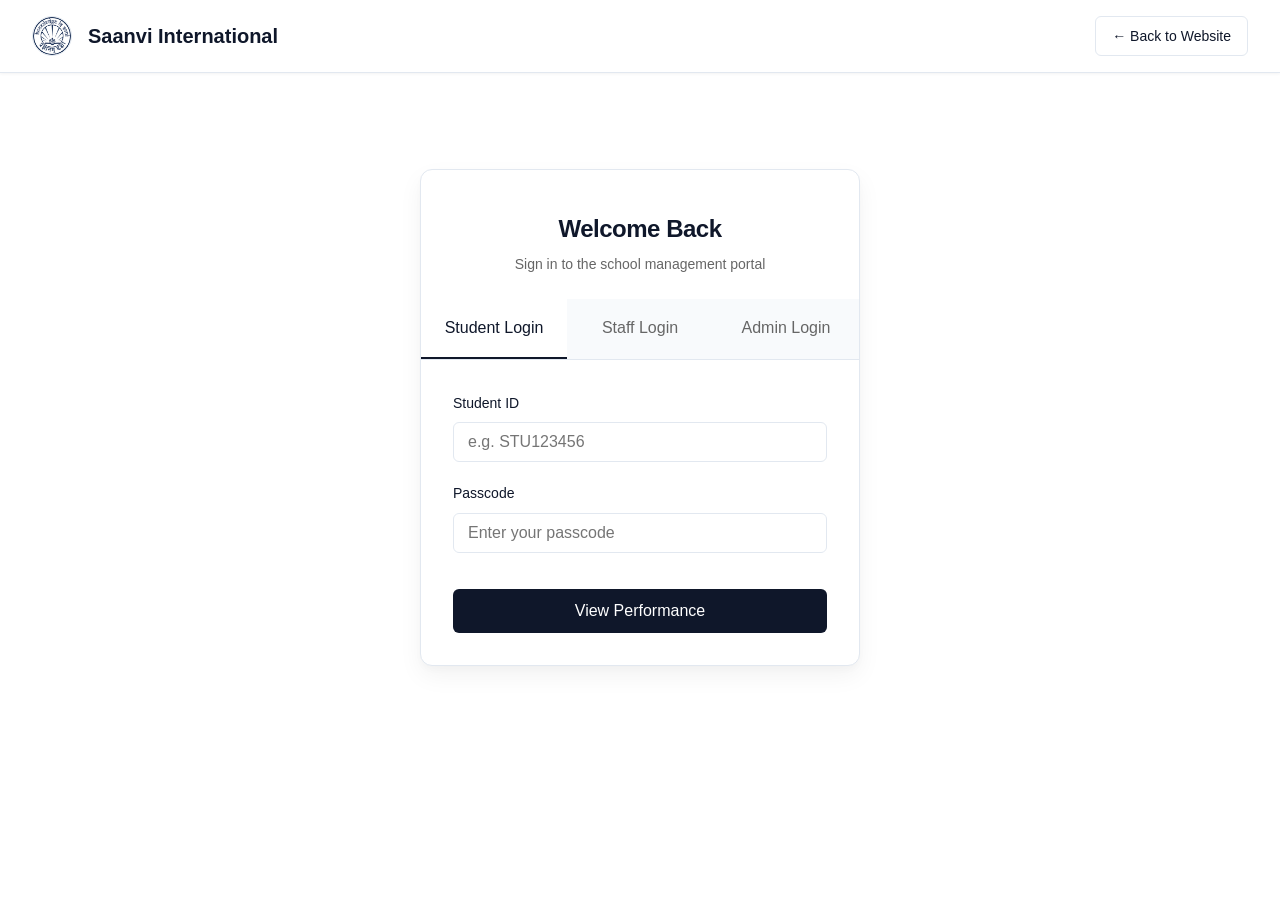
<file: student-dashboard.html>
<!DOCTYPE html>
<html lang="en">
<head>
  <meta charset="UTF-8">
  <meta name="viewport" content="width=device-width, initial-scale=1.0">
  <title>Student Dashboard - Saanvi International School</title>
  <link rel="stylesheet" href="portal.css">
  <style>
    .performance-card { display: flex; align-items: center; justify-content: space-between; padding: 1.5rem; background: #f8fafc; border-radius: 8px; border: 1px solid var(--portal-border); margin-bottom: 1.5rem; }
    .score-circle { width: 80px; height: 80px; border-radius: 50%; background: var(--portal-primary); color: white; display: flex; align-items: center; justify-content: center; font-size: 1.5rem; font-weight: 700; flex-shrink: 0; box-shadow: 0 4px 6px rgba(0,0,0,0.1); }
    .score-info { flex: 1; margin-right: 1.5rem; }
  </style>
</head>
<body class="portal-page">

  <header class="portal-header">
    <div class="portal-logo">
      <img src="images/logo.jpg" alt="Logo" width="40" height="40">
      Student Portal
    </div>
    <div class="portal-nav">
      <button onclick="openPasswordModal()" class="btn btn-outline">Change Passcode</button>
      <button onclick="sessionManager.clearSession()" class="btn btn-outline">Logout</button>
    </div>
  </header>

  <main class="portal-main">
    <div class="dashboard-header">
      <div>
        <h1 id="welcome-message">Welcome</h1>
        <p style="color: var(--portal-muted);">View your academic performance and exam results</p>
      </div>
    </div>

    <div class="dashboard-grid has-sidebar">
      <!-- Main Content -->
      <div>
        <div class="portal-card">
          <div class="card-header">
            <h3>Exam Results</h3>
          </div>
          <div id="exams-container">
            <!-- Exam results rendered here -->
          </div>
        </div>
      </div>

      <!-- Sidebar -->
      <div>
        <div class="portal-card" style="background: #f8fafc;">
          <h3>Student Profile</h3>
          <div style="margin-top: 1rem; color: var(--portal-muted); font-size: 0.875rem;">
            <p style="margin-bottom: 0.5rem"><strong>Student ID:</strong> <span id="profile-id"></span></p>
            <p style="margin-bottom: 0.5rem"><strong>Name:</strong> <span id="profile-name"></span></p>
            <p><strong>Class:</strong> <span id="profile-class"></span></p>
          </div>
        </div>
      </div>
    </div>
  </main>

  <!-- Password Change Modal -->
  <div id="password-modal" class="modal-overlay">
    <div class="modal-content">
      <div class="modal-header">
        <h3 id="pwd-modal-title">Change Passcode</h3>
        <button class="modal-close" id="pwd-close-btn" onclick="closeModal('password-modal')">&times;</button>
      </div>
      <form id="password-form">
        <div class="modal-body">
          <div id="password-alert" class="alert alert-error">Please change your default passcode before continuing.</div>
          <div class="form-group">
            <label class="form-label">New Passcode</label>
            <input type="password" id="new-passcode" class="form-control" required minlength="4">
          </div>
          <div class="form-group">
            <label class="form-label">Confirm New Passcode</label>
            <input type="password" id="confirm-passcode" class="form-control" required minlength="4">
          </div>
        </div>
        <div class="modal-footer">
          <button type="button" class="btn btn-outline" id="pwd-cancel-btn" onclick="closeModal('password-modal')">Cancel</button>
          <button type="submit" class="btn btn-primary">Save Passcode</button>
        </div>
      </form>
    </div>
  </div>

  <script src="portal.js"></script>
  <script>
    // Protect page
    const session = sessionManager.requireAuth('student');
    let studentProfile = null;

    function loadData() {
      studentProfile = studentApi.getProfile(session.id);
      
      // Update Profile UI
      document.getElementById('welcome-message').textContent = `Welcome, ${studentProfile.name}`;
      document.getElementById('profile-id').textContent = studentProfile.id;
      document.getElementById('profile-name').textContent = studentProfile.name;
      document.getElementById('profile-class').textContent = studentProfile.class;

      // Render Exams
      const container = document.getElementById('exams-container');
      if (!studentProfile.exams || studentProfile.exams.length === 0) {
        container.innerHTML = `<p style="text-align: center; color: var(--portal-muted); padding: 2rem 0;">No exam results published yet.</p>`;
      } else {
        // Sort by date descending
        const sortedExams = [...studentProfile.exams].sort((a, b) => new Date(b.date) - new Date(a.date));

        container.innerHTML = sortedExams.map(ex => {
          const percentage = Math.round((ex.marks / ex.maxMarks) * 100);
          let color = 'var(--portal-primary)';
          if (percentage >= 90) color = 'var(--portal-success)';
          else if (percentage < 40) color = 'var(--portal-danger)';

          return `
            <div class="performance-card">
              <div class="score-info">
                <h4 style="margin-bottom: 0.25rem;">${ex.examName}</h4>
                <p style="color: var(--portal-muted); font-size: 0.875rem; margin-bottom: 0.5rem;"><strong>Subject:</strong> ${ex.subject} &bull; <strong>Date:</strong> ${ex.date}</p>
                <p style="font-size: 0.875rem;"><strong>Remarks:</strong> ${ex.remarks || 'None'}</p>
              </div>
              <div class="score-circle" style="background: ${color};">
                ${percentage}%
              </div>
              <div style="text-align: right; margin-left: 1.5rem; font-size: 0.875rem;">
                <strong>${ex.marks}</strong> / ${ex.maxMarks}
              </div>
            </div>
          `;
        }).join('');
      }

      // Check first login
      if (studentProfile.isFirstLogin) {
        document.getElementById('password-alert').style.display = 'block';
        document.getElementById('pwd-cancel-btn').style.display = 'none';
        document.getElementById('pwd-close-btn').style.display = 'none';
        openModal('password-modal');
      }
    }

    // Modal Utils
    function openModal(id) { document.getElementById(id).classList.add('active'); }
    function closeModal(id) { 
      if (id === 'password-modal' && studentProfile.isFirstLogin) return; // Prevent closing if first login
      document.getElementById(id).classList.remove('active'); 
    }

    // Password Form
    function openPasswordModal() {
      document.getElementById('password-form').reset();
      document.getElementById('password-alert').style.display = 'none';
      document.getElementById('pwd-cancel-btn').style.display = 'inline-block';
      document.getElementById('pwd-close-btn').style.display = 'block';
      openModal('password-modal');
    }

    document.getElementById('password-form').addEventListener('submit', (e) => {
      e.preventDefault();
      const p1 = document.getElementById('new-passcode').value;
      const p2 = document.getElementById('confirm-passcode').value;
      if (p1 !== p2) {
        const alert = document.getElementById('password-alert');
        alert.textContent = "Passcodes do not match!";
        alert.className = "alert alert-error";
        alert.style.display = 'block';
        return;
      }
      studentApi.updatePasscode(studentProfile.id, p1);
      closeModal('password-modal');
      loadData(); 
      alert("Passcode updated successfully!");
    });

    // Initial Load
    loadData();
  </script>
</body>
</html>
</file>
<file: portal.css>
/* portal.css - White background, black font, premium official design */

:root {
  --portal-bg: #ffffff;
  --portal-text: #1a1a1a;
  --portal-muted: #666666;
  --portal-border: #e2e8f0;
  --portal-card-bg: #ffffff;
  --portal-card-shadow: 0 10px 25px rgba(0, 0, 0, 0.05), 0 4px 6px rgba(0, 0, 0, 0.02);
  --portal-primary: #0f172a;
  --portal-primary-hover: #334155;
  --portal-accent: #3b82f6;
  --portal-danger: #ef4444;
  --portal-success: #10b981;
  --font-main: 'Inter', -apple-system, BlinkMacSystemFont, "Segoe UI", Roboto, sans-serif;
}

* {
  box-sizing: border-box;
  margin: 0;
  padding: 0;
}

body.portal-page {
  background-color: var(--portal-bg);
  color: var(--portal-text);
  font-family: var(--font-main);
  min-height: 100vh;
  display: flex;
  flex-direction: column;
  line-height: 1.6;
}

/* Typography */
h1, h2, h3, h4 {
  font-weight: 700;
  letter-spacing: -0.02em;
  color: var(--portal-primary);
  margin-bottom: 0.5rem;
}

/* Header */
.portal-header {
  background: var(--portal-bg);
  border-bottom: 1px solid var(--portal-border);
  padding: 1rem 2rem;
  display: flex;
  justify-content: space-between;
  align-items: center;
  position: sticky;
  top: 0;
  z-index: 100;
  box-shadow: 0 1px 3px rgba(0,0,0,0.05);
}

.portal-logo {
  display: flex;
  align-items: center;
  gap: 1rem;
  text-decoration: none;
  color: var(--portal-primary);
  font-weight: 700;
  font-size: 1.25rem;
}

.portal-logo img {
  border-radius: 50%;
  border: 1px solid var(--portal-border);
}

.portal-nav {
  display: flex;
  gap: 1rem;
  align-items: center;
}

/* Buttons */
.btn {
  display: inline-flex;
  align-items: center;
  justify-content: center;
  gap: 0.5rem;
  padding: 0.5rem 1rem;
  border-radius: 6px;
  font-weight: 500;
  font-size: 0.875rem;
  cursor: pointer;
  transition: all 0.2s ease;
  border: 1px solid transparent;
  text-decoration: none;
}

.btn-primary {
  background: var(--portal-primary);
  color: white;
}

.btn-primary:hover {
  background: var(--portal-primary-hover);
  transform: translateY(-1px);
}

.btn-outline {
  background: transparent;
  color: var(--portal-primary);
  border-color: var(--portal-border);
}

.btn-outline:hover {
  background: #f8fafc;
  border-color: #cbd5e1;
}

.btn-danger {
  background: white;
  color: var(--portal-danger);
  border-color: #fca5a5;
}

.btn-danger:hover {
  background: #fef2f2;
}

/* Main Container */
.portal-main {
  flex: 1;
  padding: 2rem;
  max-width: 1200px;
  margin: 0 auto;
  width: 100%;
}

/* Login Page specific */
.login-container {
  max-width: 440px;
  margin: 4rem auto;
  background: var(--portal-card-bg);
  border-radius: 12px;
  box-shadow: var(--portal-card-shadow);
  border: 1px solid var(--portal-border);
  overflow: hidden;
  animation: slideUp 0.5s ease-out;
}

@keyframes slideUp {
  from { opacity: 0; transform: translateY(20px); }
  to { opacity: 1; transform: translateY(0); }
}

.login-header {
  text-align: center;
  padding: 2.5rem 2rem 1.5rem;
}

.login-header h1 {
  font-size: 1.5rem;
  margin-bottom: 0.25rem;
}

.login-header p {
  color: var(--portal-muted);
  font-size: 0.875rem;
}

.login-tabs {
  display: flex;
  border-bottom: 1px solid var(--portal-border);
  background: #f8fafc;
}

.login-tab {
  flex: 1;
  padding: 1rem;
  text-align: center;
  cursor: pointer;
  font-weight: 500;
  color: var(--portal-muted);
  border-bottom: 2px solid transparent;
  transition: all 0.2s ease;
}

.login-tab:hover {
  color: var(--portal-primary);
  background: white;
}

.login-tab.active {
  color: var(--portal-primary);
  border-bottom-color: var(--portal-primary);
  background: white;
}

.login-form-container {
  padding: 2rem;
}

.login-form {
  display: none;
  animation: fadeIn 0.3s ease;
}

.login-form.active {
  display: block;
}

@keyframes fadeIn {
  from { opacity: 0; }
  to { opacity: 1; }
}

.form-group {
  margin-bottom: 1.25rem;
}

.form-label {
  display: block;
  font-size: 0.875rem;
  font-weight: 500;
  margin-bottom: 0.5rem;
  color: var(--portal-primary);
}

.form-control {
  width: 100%;
  padding: 0.625rem 0.875rem;
  border: 1px solid var(--portal-border);
  border-radius: 6px;
  font-size: 1rem;
  color: var(--portal-text);
  transition: border-color 0.2s, box-shadow 0.2s;
}

.form-control:focus {
  outline: none;
  border-color: var(--portal-primary);
  box-shadow: 0 0 0 3px rgba(15, 23, 42, 0.1);
}

select.form-control {
  appearance: none;
  background-image: url("data:image/svg+xml,%3Csvg xmlns='http://www.w3.org/2000/svg' fill='none' viewBox='0 0 24 24' stroke='%23666'%3E%3Cpath stroke-linecap='round' stroke-linejoin='round' stroke-width='2' d='M19 9l-7 7-7-7'%3E%3C/path%3E%3C/svg%3E");
  background-repeat: no-repeat;
  background-position: right 0.75rem center;
  background-size: 1rem;
}

.btn-block {
  width: 100%;
  padding: 0.75rem;
  font-size: 1rem;
  margin-top: 1rem;
}

/* Dashboard Layout */
.dashboard-header {
  display: flex;
  justify-content: space-between;
  align-items: flex-end;
  margin-bottom: 2rem;
  padding-bottom: 1rem;
  border-bottom: 1px solid var(--portal-border);
}

.dashboard-grid {
  display: grid;
  grid-template-columns: 1fr;
  gap: 2rem;
}

@media(min-width: 992px) {
  .dashboard-grid.has-sidebar {
    grid-template-columns: 3fr 1fr;
  }
}

/* Cards */
.portal-card {
  background: var(--portal-card-bg);
  border: 1px solid var(--portal-border);
  border-radius: 10px;
  padding: 1.5rem;
  box-shadow: 0 2px 4px rgba(0,0,0,0.02);
  margin-bottom: 1.5rem;
}

.card-header {
  display: flex;
  justify-content: space-between;
  align-items: center;
  margin-bottom: 1.25rem;
}

/* Tables */
.table-responsive {
  overflow-x: auto;
}

.portal-table {
  width: 100%;
  border-collapse: collapse;
  text-align: left;
}

.portal-table th {
  background: #f8fafc;
  font-weight: 600;
  color: var(--portal-muted);
  font-size: 0.75rem;
  text-transform: uppercase;
  letter-spacing: 0.05em;
  padding: 0.75rem 1rem;
  border-bottom: 1px solid var(--portal-border);
}

.portal-table td {
  padding: 1rem;
  border-bottom: 1px solid var(--portal-border);
  vertical-align: middle;
}

.portal-table tr:last-child td {
  border-bottom: none;
}

/* Badges */
.badge {
  display: inline-block;
  padding: 0.25rem 0.5rem;
  border-radius: 9999px;
  font-size: 0.75rem;
  font-weight: 500;
  line-height: 1;
}

.badge-pending { background: #fef3c7; color: #92400e; }
.badge-progress { background: #dbeafe; color: #1e40af; }
.badge-completed { background: #d1fae5; color: #065f46; }

/* Modals */
.modal-overlay {
  position: fixed;
  top: 0; left: 0; right: 0; bottom: 0;
  background: rgba(0,0,0,0.5);
  display: flex;
  align-items: center;
  justify-content: center;
  z-index: 1000;
  opacity: 0;
  pointer-events: none;
  transition: opacity 0.3s ease;
  backdrop-filter: blur(4px);
}

.modal-overlay.active {
  opacity: 1;
  pointer-events: auto;
}

.modal-content {
  background: var(--portal-card-bg);
  width: 100%;
  max-width: 500px;
  border-radius: 12px;
  box-shadow: 0 20px 25px -5px rgba(0, 0, 0, 0.1), 0 10px 10px -5px rgba(0, 0, 0, 0.04);
  transform: scale(0.95);
  transition: transform 0.3s ease;
  overflow: hidden;
}

.modal-overlay.active .modal-content {
  transform: scale(1);
}

.modal-header {
  padding: 1.25rem 1.5rem;
  border-bottom: 1px solid var(--portal-border);
  display: flex;
  justify-content: space-between;
  align-items: center;
}

.modal-header h3 {
  margin: 0;
  font-size: 1.125rem;
}

.modal-close {
  background: transparent;
  border: none;
  font-size: 1.5rem;
  line-height: 1;
  cursor: pointer;
  color: var(--portal-muted);
}

.modal-body {
  padding: 1.5rem;
}

.modal-footer {
  padding: 1.25rem 1.5rem;
  border-top: 1px solid var(--portal-border);
  background: #f8fafc;
  display: flex;
  justify-content: flex-end;
  gap: 0.75rem;
}

/* Alerts */
.alert {
  padding: 1rem;
  border-radius: 6px;
  margin-bottom: 1rem;
  font-size: 0.875rem;
  display: none;
}

.alert-error {
  background: #fef2f2;
  border: 1px solid #fca5a5;
  color: #991b1b;
}

.alert-success {
  background: #f0fdf4;
  border: 1px solid #bbf7d0;
  color: #166534;
}

/* Task Item */
.task-item {
  border: 1px solid var(--portal-border);
  border-radius: 8px;
  padding: 1rem;
  margin-bottom: 1rem;
  display: flex;
  justify-content: space-between;
  align-items: flex-start;
  transition: box-shadow 0.2s ease;
}

.task-item:hover {
  box-shadow: 0 4px 6px -1px rgba(0,0,0,0.05);
}

.task-info h4 {
  font-size: 1rem;
  margin-bottom: 0.25rem;
}

.task-meta {
  font-size: 0.75rem;
  color: var(--portal-muted);
  display: flex;
  gap: 1rem;
  margin-top: 0.5rem;
}

.task-actions {
  display: flex;
  flex-direction: column;
  gap: 0.5rem;
  align-items: flex-end;
}
</file>
<file: style.css>
/* ═══════════════════════════════════════════════════════════
   SAANVI INTERNATIONAL SCHOOL — PREMIUM GLASSMORPHIC CSS
   Monochromatic · iOS-inspired · 60FPS-optimised
═══════════════════════════════════════════════════════════ */

/* ── DESIGN TOKENS ─────────────────────────────────────── */
:root {
  /* Palette */
  --color-bg:            #000000;
  --color-surface:       #0a0a0a;
  --color-white:         #ffffff;
  --color-muted:         #86868b;
  --color-faint:         #3a3a3c;
  --color-accent:        rgba(255,255,255,0.92);

  /* Glass */
  --glass-bg:            rgba(255,255,255,0.055);
  --glass-bg-deep:       rgba(255,255,255,0.075);
  --glass-border:        rgba(255,255,255,0.08);
  --glass-border-bright: rgba(255,255,255,0.14);
  --glass-blur:          20px;
  --glass-blur-sm:       12px;
  --glass-shadow:        0 8px 32px rgba(0,0,0,0.45), inset 0 1px 0 rgba(255,255,255,0.07);
  --glass-shadow-deep:   0 20px 60px rgba(0,0,0,0.6), 0 4px 16px rgba(0,0,0,0.4), inset 0 1px 0 rgba(255,255,255,0.08);

  /* Radius */
  --radius-pill:         999px;
  --radius-card:         24px;
  --radius-card-lg:      28px;
  --radius-badge:        12px;

  /* Typography */
  --font-system: -apple-system, BlinkMacSystemFont, "SF Pro Display", "SF Pro Text",
                 "Helvetica Neue", Arial, sans-serif;
  --font-mono:   "SF Mono", "Fira Code", Menlo, monospace;

  /* Spacing */
  --space-xs:   0.5rem;
  --space-sm:   1rem;
  --space-md:   2rem;
  --space-lg:   4rem;
  --space-xl:   8rem;
  --space-2xl:  12rem;

  /* Transitions */
  --ease-spring:  cubic-bezier(0.34, 1.56, 0.64, 1);
  --ease-smooth:  cubic-bezier(0.25, 0.46, 0.45, 0.94);
  --ease-out:     cubic-bezier(0.16, 1, 0.3, 1);
  --duration-sm:  180ms;
  --duration-md:  320ms;
  --duration-lg:  560ms;

  /* Layout */
  --container-max: 1200px;
  --container-pad: clamp(1.5rem, 5vw, 4rem);
  --nav-height:    72px;
}

/* ── RESET & BASE ──────────────────────────────────────── */
*, *::before, *::after {
  box-sizing: border-box;
  margin: 0;
  padding: 0;
}

html {
  font-size: 16px;
  scroll-behavior: smooth;
  -webkit-text-size-adjust: 100%;
  scroll-padding-top: var(--nav-height);
}

body {
  background-color: var(--color-bg);
  color: var(--color-white);
  font-family: var(--font-system);
  line-height: 1.6;
  min-height: 100vh;
  overflow-x: hidden;
  -webkit-font-smoothing: antialiased;
  -moz-osx-font-smoothing: grayscale;
}

img {
  display: block;
  max-width: 100%;
}

a {
  color: inherit;
  text-decoration: none;
}

ul, ol {
  list-style: none;
}

address {
  font-style: normal;
}

blockquote {
  margin: 0;
}

/* ── ACCESSIBILITY ─────────────────────────────────────── */
.sr-only {
  position: absolute;
  width: 1px;
  height: 1px;
  padding: 0;
  margin: -1px;
  overflow: hidden;
  clip: rect(0,0,0,0);
  white-space: nowrap;
  border: 0;
}

:focus-visible {
  outline: 2px solid rgba(255,255,255,0.6);
  outline-offset: 3px;
  border-radius: 4px;
}

/* ── BACKGROUND CANVAS ─────────────────────────────────── */
#bg-canvas {
  position: fixed;
  inset: 0;
  z-index: 0;
  display: block;
  width: 100%;
  height: 100%;
  pointer-events: none;
}

/* ── GLASS UTILITY CLASSES ─────────────────────────────── */
.glass-pill {
  background: var(--glass-bg);
  backdrop-filter: blur(var(--glass-blur));
  -webkit-backdrop-filter: blur(var(--glass-blur));
  border: 1px solid var(--glass-border);
  border-radius: var(--radius-pill);
}

.glass-pill-sm {
  background: rgba(255,255,255,0.06);
  backdrop-filter: blur(var(--glass-blur-sm));
  -webkit-backdrop-filter: blur(var(--glass-blur-sm));
  border: 1px solid var(--glass-border-bright);
  border-radius: var(--radius-pill);
}

.glass-card {
  background: var(--glass-bg);
  backdrop-filter: blur(var(--glass-blur));
  -webkit-backdrop-filter: blur(var(--glass-blur));
  border: 1px solid var(--glass-border);
  border-radius: var(--radius-card);
  box-shadow: var(--glass-shadow);
}

.glass-card-deep {
  background: var(--glass-bg-deep);
  backdrop-filter: blur(24px);
  -webkit-backdrop-filter: blur(24px);
  border: 1px solid var(--glass-border-bright);
  border-radius: var(--radius-card-lg);
  box-shadow: var(--glass-shadow-deep);
}

.glass-stat {
  background: rgba(255,255,255,0.03);
  border: 1px solid var(--glass-border);
  border-radius: 20px;
}

.glass-feature {
  background: var(--glass-bg);
  backdrop-filter: blur(var(--glass-blur-sm));
  -webkit-backdrop-filter: blur(var(--glass-blur-sm));
  border: 1px solid var(--glass-border);
  border-radius: var(--radius-card);
  box-shadow: var(--glass-shadow);
  transition: transform var(--duration-md) var(--ease-spring),
              border-color var(--duration-md) var(--ease-smooth),
              box-shadow var(--duration-md) var(--ease-smooth);
}

.glass-feature:hover {
  transform: translateY(-4px);
  border-color: rgba(255,255,255,0.16);
  box-shadow: 0 24px 48px rgba(0,0,0,0.5), inset 0 1px 0 rgba(255,255,255,0.12);
}

.glass-deep {
  background: rgba(10,10,10,0.92);
  backdrop-filter: blur(32px);
  -webkit-backdrop-filter: blur(32px);
  border: 1px solid var(--glass-border);
}

.glass-pill-btn {
  display: inline-flex;
  align-items: center;
  gap: 0.5em;
  padding: 0.75em 1.6em;
  border-radius: var(--radius-pill);
  font-family: var(--font-system);
  font-size: 0.9375rem;
  font-weight: 500;
  letter-spacing: -0.01em;
  cursor: pointer;
  border: none;
  transition: transform var(--duration-sm) var(--ease-spring),
              box-shadow var(--duration-sm) var(--ease-smooth),
              background var(--duration-sm) var(--ease-smooth);
  will-change: transform, opacity;
  text-decoration: none;
}

/* ── NAVIGATION ────────────────────────────────────────── */
.site-header {
  position: fixed;
  top: 0;
  left: 0;
  right: 0;
  z-index: 100;
  padding: 1rem var(--container-pad);
  display: flex;
  justify-content: center;
}

.nav-inner {
  display: flex;
  align-items: center;
  justify-content: space-between;
  width: 100%;
  max-width: var(--container-max);
  padding: 0 1.25rem;
  height: var(--nav-height);
  gap: 2rem;
  transition: background var(--duration-md) var(--ease-smooth),
              border-color var(--duration-md) var(--ease-smooth);
}

.nav-inner.scrolled {
  background: rgba(0,0,0,0.75);
  border-color: rgba(255,255,255,0.12);
}

.nav-logo {
  display: flex;
  align-items: center;
  gap: 0.625rem;
  flex-shrink: 0;
}

.logo-mark {
  display: inline-flex;
  align-items: center;
  justify-content: center;
  width: 36px;
  height: 36px;
  border-radius: 10px;
  overflow: hidden;
  flex-shrink: 0;
  background: rgba(255,255,255,0.06);
  border: 1px solid var(--glass-border);
}

.logo-img {
  width: 100%;
  height: 100%;
  object-fit: cover;
  object-position: center;
  display: block;
  border-radius: inherit;
}

.logo-text {
  font-size: 0.9375rem;
  font-weight: 600;
  letter-spacing: -0.02em;
  color: var(--color-white);
}

.nav-links {
  display: flex;
  align-items: center;
  gap: 0.25rem;
}

.nav-link {
  padding: 0.5em 1em;
  border-radius: var(--radius-pill);
  font-size: 0.875rem;
  font-weight: 500;
  color: var(--color-muted);
  letter-spacing: -0.01em;
  transition: color var(--duration-sm) var(--ease-smooth),
              background var(--duration-sm) var(--ease-smooth);
}

.nav-link:hover {
  color: var(--color-white);
  background: rgba(255,255,255,0.06);
}

.nav-link--cta {
  background: var(--color-white);
  color: var(--color-bg);
  padding: 0.5em 1.25em;
  font-weight: 600;
}

.nav-link--cta:hover {
  background: rgba(255,255,255,0.88);
  color: var(--color-bg);
}

.nav-hamburger {
  display: none;
  flex-direction: column;
  gap: 5px;
  background: none;
  border: none;
  cursor: pointer;
  padding: 0.5rem;
  border-radius: 8px;
}

.nav-hamburger span {
  display: block;
  width: 22px;
  height: 1.5px;
  background: var(--color-white);
  border-radius: 2px;
  transition: transform var(--duration-md) var(--ease-smooth),
              opacity var(--duration-md) var(--ease-smooth);
  transform-origin: center;
}

.nav-hamburger.open span:nth-child(1) { transform: translateY(6.5px) rotate(45deg); }
.nav-hamburger.open span:nth-child(2) { opacity: 0; transform: scaleX(0); }
.nav-hamburger.open span:nth-child(3) { transform: translateY(-6.5px) rotate(-45deg); }

/* Mobile nav drawer */
.mobile-nav {
  position: fixed;
  inset: 0;
  z-index: 99;
  display: flex;
  align-items: center;
  justify-content: center;
  border-radius: 0;
  opacity: 0;
  pointer-events: none;
  transition: opacity var(--duration-md) var(--ease-smooth);
}

.mobile-nav:not([hidden]) {
  opacity: 1;
  pointer-events: auto;
}

.mobile-nav[hidden] {
  display: flex !important; /* Override hidden for transition */
}

.mobile-nav ul {
  display: flex;
  flex-direction: column;
  align-items: center;
  gap: 1rem;
}

.mobile-nav-link {
  font-size: clamp(2rem, 6vw, 3.5rem);
  font-weight: 700;
  letter-spacing: -0.04em;
  color: var(--color-white);
  transition: color var(--duration-sm) var(--ease-smooth);
}

.mobile-nav-link:hover {
  color: var(--color-muted);
}

/* ── SECTION COMMON STYLES ─────────────────────────────── */
.section-container {
  position: relative;
  z-index: 1;
  max-width: var(--container-max);
  margin: 0 auto;
  padding: 0 var(--container-pad);
}

.section-eyebrow {
  display: flex;
  align-items: center;
  gap: 0.75rem;
  margin-bottom: 1.5rem;
  font-size: 0.8125rem;
  font-weight: 600;
  letter-spacing: 0.12em;
  text-transform: uppercase;
  color: var(--color-muted);
  will-change: transform, opacity;
}

.eyebrow-line {
  display: block;
  width: 32px;
  height: 1px;
  background: var(--color-muted);
  border-radius: 2px;
}

.section-title {
  font-size: clamp(2.5rem, 5.5vw, 4.5rem);
  font-weight: 700;
  letter-spacing: -0.04em;
  line-height: 1.05;
  color: var(--color-white);
  margin-bottom: var(--space-lg);
  will-change: transform, opacity;
}

.title-muted {
  color: var(--color-muted);
}

/* ── HERO SECTION ──────────────────────────────────────── */
.section-hero {
  position: relative;
  z-index: 1;
  min-height: 100svh;
  display: flex;
  align-items: center;
  justify-content: center;
  padding: var(--space-xl) var(--container-pad);
  overflow: hidden;
}

.hero-inner {
  max-width: var(--container-max);
  width: 100%;
  display: flex;
  flex-direction: column;
  gap: 1.75rem;
}

/* Badge */
.hero-badge {
  display: inline-flex;
  align-items: center;
  gap: 0.5rem;
  padding: 0.45em 1em;
  align-self: flex-start;
  will-change: transform, opacity;
}

.badge-dot {
  display: block;
  width: 7px;
  height: 7px;
  border-radius: 50%;
  background: var(--color-white);
  animation: badge-pulse 2.5s ease-in-out infinite;
}

@keyframes badge-pulse {
  0%, 100% { opacity: 1; transform: scale(1); }
  50%       { opacity: 0.4; transform: scale(0.75); }
}

.badge-text {
  font-size: 0.8125rem;
  font-weight: 600;
  letter-spacing: 0.02em;
  color: var(--color-white);
}

/* Hero title */
.hero-title {
  display: flex;
  flex-direction: column;
  font-size: clamp(3.5rem, 9vw, 8.5rem);
  font-weight: 800;
  letter-spacing: -0.055em;
  line-height: 0.95;
  color: var(--color-white);
  pointer-events: none;
  user-select: none;
}

.hero-title__line {
  display: block;
  will-change: transform, opacity;
  clip-path: inset(0 0 0 0); /* prevent FOUC */
}

.hero-title__line--indent {
  padding-left: clamp(1.5rem, 4vw, 5rem);
  color: var(--color-muted);
}

/* Motto */
.hero-motto {
  display: flex;
  align-items: center;
  gap: 0.75rem;
  font-size: clamp(1rem, 2vw, 1.25rem);
  font-style: italic;
  font-weight: 400;
  letter-spacing: -0.01em;
  color: var(--color-muted);
  will-change: transform, opacity;
}

.motto-divider {
  color: var(--color-faint);
  font-style: normal;
  font-size: 1.2em;
}

/* Descriptor */
.hero-descriptor {
  font-size: 0.875rem;
  font-weight: 500;
  letter-spacing: 0.05em;
  text-transform: uppercase;
  color: var(--color-faint);
  will-change: transform, opacity;
}

/* CTA group */
.hero-cta-group {
  display: flex;
  flex-wrap: wrap;
  gap: 0.75rem;
  will-change: transform, opacity;
}

.btn-primary {
  background: var(--color-white);
  color: var(--color-bg);
  font-weight: 600;
  box-shadow: 0 4px 20px rgba(255,255,255,0.15);
}

.btn-primary:hover {
  transform: translateY(-2px);
  box-shadow: 0 8px 32px rgba(255,255,255,0.25);
}

.btn-primary:active {
  transform: translateY(0);
}

.btn-secondary {
  background: rgba(255,255,255,0.08);
  backdrop-filter: blur(var(--glass-blur-sm));
  -webkit-backdrop-filter: blur(var(--glass-blur-sm));
  color: var(--color-white);
  border: 1px solid var(--glass-border-bright);
}

.btn-secondary:hover {
  transform: translateY(-2px);
  background: rgba(255,255,255,0.12);
  border-color: rgba(255,255,255,0.22);
}

.btn-arrow {
  transition: transform var(--duration-sm) var(--ease-spring);
}

.btn-primary:hover .btn-arrow {
  transform: translateX(3px);
}

/* Scroll indicator */
.hero-scroll-indicator {
  display: flex;
  align-items: center;
  gap: 0.75rem;
  margin-top: var(--space-md);
  font-size: 0.75rem;
  font-weight: 500;
  letter-spacing: 0.08em;
  text-transform: uppercase;
  color: var(--color-faint);
  will-change: transform, opacity;
}

.scroll-mouse {
  width: 22px;
  height: 34px;
  border: 1.5px solid var(--color-faint);
  border-radius: var(--radius-pill);
  display: flex;
  justify-content: center;
  padding-top: 5px;
  flex-shrink: 0;
}

.scroll-wheel {
  width: 3px;
  height: 6px;
  background: var(--color-muted);
  border-radius: var(--radius-pill);
  animation: scroll-wheel 1.8s ease-in-out infinite;
}

@keyframes scroll-wheel {
  0%   { opacity: 1; transform: translateY(0); }
  80%  { opacity: 0; transform: translateY(10px); }
  100% { opacity: 0; transform: translateY(0); }
}

/* ── VISION SECTION ────────────────────────────────────── */
.section-vision {
  position: relative;
  z-index: 1;
  padding: var(--space-xl) 0;
}

.vision-grid {
  display: grid;
  grid-template-columns: repeat(3, 1fr);
  gap: 1.25rem;
}

.vision-card {
  padding: 2rem;
  display: flex;
  flex-direction: column;
  gap: 1rem;
  transition: transform var(--duration-md) var(--ease-spring),
              border-color var(--duration-md) var(--ease-smooth);
  will-change: transform, opacity;
}

.vision-card:hover {
  transform: translateY(-5px);
  border-color: rgba(255,255,255,0.14);
}

.vision-card--wide {
  grid-column: 1 / -1;
}

.card-glyph {
  font-size: 0.75rem;
  font-weight: 700;
  letter-spacing: 0.1em;
  color: var(--color-faint);
  font-family: var(--font-mono);
}

.card-title {
  font-size: 1.125rem;
  font-weight: 700;
  letter-spacing: -0.025em;
  color: var(--color-white);
}

.card-body {
  font-size: 0.9375rem;
  line-height: 1.65;
  color: var(--color-muted);
  flex: 1;
}

/* ── CAMPUS SECTION ────────────────────────────────────── */
.section-campus {
  position: relative;
  z-index: 1;
  padding: var(--space-xl) 0;
}

/* Stats row */
.campus-stats-row {
  display: flex;
  align-items: stretch;
  gap: 0;
  margin-bottom: var(--space-lg);
  border: 1px solid var(--glass-border);
  border-radius: var(--radius-card);
  overflow: hidden;
  backdrop-filter: blur(var(--glass-blur-sm));
  -webkit-backdrop-filter: blur(var(--glass-blur-sm));
  will-change: transform, opacity;
}

.campus-stat {
  flex: 1;
  display: flex;
  flex-direction: column;
  align-items: center;
  justify-content: center;
  padding: 2rem 1.5rem;
  text-align: center;
  gap: 0.25rem;
  border: none;
  border-radius: 0;
  background: transparent;
}

.stat-divider {
  width: 1px;
  background: var(--glass-border);
  flex-shrink: 0;
  margin: 1rem 0;
}

.stat-value {
  display: block;
  font-size: clamp(2rem, 3.5vw, 3rem);
  font-weight: 800;
  letter-spacing: -0.05em;
  color: var(--color-white);
  line-height: 1;
}

.stat-unit {
  display: block;
  font-size: 0.75rem;
  font-weight: 600;
  letter-spacing: 0.1em;
  text-transform: uppercase;
  color: var(--color-muted);
  margin-top: 0.25rem;
}

.stat-label {
  display: block;
  font-size: 0.75rem;
  color: var(--color-faint);
  margin-top: 0.125rem;
}

/* Feature grid */
.campus-features-grid {
  display: grid;
  grid-template-columns: repeat(4, 1fr);
  gap: 1.25rem;
}

.feature-item {
  padding: 1.75rem 1.5rem;
  display: flex;
  flex-direction: column;
  gap: 0.875rem;
  will-change: transform, opacity;
}

.feature-icon {
  display: flex;
  align-items: center;
  justify-content: center;
  width: 44px;
  height: 44px;
  border-radius: 12px;
  background: rgba(255,255,255,0.06);
  color: var(--color-white);
  border: 1px solid var(--glass-border);
  flex-shrink: 0;
}

.feature-title {
  font-size: 1rem;
  font-weight: 700;
  letter-spacing: -0.02em;
  color: var(--color-white);
}

.feature-desc {
  font-size: 0.875rem;
  line-height: 1.6;
  color: var(--color-muted);
}

/* ── LEADERSHIP SECTION ────────────────────────────────── */
.section-leadership {
  position: relative;
  z-index: 1;
  padding: var(--space-xl) 0;
}

.leadership-grid {
  display: grid;
  grid-template-columns: 1fr 1fr;
  gap: 1.5rem;
}

.leader-card {
  overflow: hidden;
  display: flex;
  flex-direction: column;
  transition: transform var(--duration-md) var(--ease-spring),
              border-color var(--duration-md) var(--ease-smooth),
              box-shadow var(--duration-md) var(--ease-smooth);
  will-change: transform, opacity;
}

.leader-card:hover {
  transform: translateY(-6px);
  border-color: rgba(255,255,255,0.16);
  box-shadow: 0 32px 80px rgba(0,0,0,0.7), inset 0 1px 0 rgba(255,255,255,0.1);
}

/* Image wrapper — prevents CLS */
.leader-image-wrap {
  position: relative;
  width: 100%;
  aspect-ratio: 4/3;
  overflow: hidden;
  flex-shrink: 0;
  background: rgba(255,255,255,0.04);
}

.leader-image {
  width: 100%;
  height: 100%;
  object-fit: cover;
  object-position: center top;
  display: block;
  transition: transform var(--duration-lg) var(--ease-smooth);
  filter: grayscale(100%);
}

.leader-card:hover .leader-image {
  transform: scale(1.04);
}

.leader-image-overlay {
  position: absolute;
  inset: 0;
  background: linear-gradient(
    to bottom,
    transparent 50%,
    rgba(0,0,0,0.5) 100%
  );
  pointer-events: none;
}

.leader-info {
  padding: 1.75rem 2rem 2rem;
  display: flex;
  flex-direction: column;
  gap: 0.5rem;
  flex: 1;
}

.leader-role {
  font-size: 0.75rem;
  font-weight: 600;
  letter-spacing: 0.12em;
  text-transform: uppercase;
  color: var(--color-muted);
}

.leader-name {
  font-size: 1.375rem;
  font-weight: 700;
  letter-spacing: -0.03em;
  color: var(--color-white);
  line-height: 1.2;
  margin-top: 0.25rem;
}

.leader-credentials {
  font-size: 0.8125rem;
  font-family: var(--font-mono);
  color: var(--color-faint);
  letter-spacing: 0.02em;
}

.leader-message {
  margin-top: 1rem;
  padding-top: 1rem;
  border-top: 1px solid var(--glass-border);
  flex: 1;
}

.leader-message p {
  font-size: 0.9375rem;
  line-height: 1.7;
  color: var(--color-muted);
  font-style: italic;
}

/* ── CONTACT SECTION ───────────────────────────────────── */
.section-contact {
  position: relative;
  z-index: 1;
  padding: var(--space-xl) 0 var(--space-xl);
}

.contact-inner {
  padding: clamp(2.5rem, 5vw, 4rem);
  display: flex;
  align-items: center;
  justify-content: space-between;
  gap: 3rem;
  flex-wrap: wrap;
}

.contact-text-group {
  flex: 1;
  min-width: 280px;
}

.contact-title {
  font-size: clamp(2rem, 4.5vw, 3.5rem);
  font-weight: 800;
  letter-spacing: -0.045em;
  line-height: 1.05;
  color: var(--color-white);
  margin: 1rem 0 1.25rem;
}

.contact-address {
  display: flex;
  align-items: flex-start;
  gap: 0.625rem;
  font-size: 0.9375rem;
  line-height: 1.6;
  color: var(--color-muted);
  margin-bottom: 0.75rem;
}

.contact-address svg {
  flex-shrink: 0;
  margin-top: 3px;
  color: var(--color-faint);
}

.contact-managed {
  font-size: 0.8125rem;
  color: var(--color-faint);
}

.contact-managed strong {
  color: var(--color-muted);
  font-weight: 600;
}

.contact-actions-group {
  display: flex;
  flex-direction: column;
  gap: 1.25rem;
  flex-shrink: 0;
}

.btn-primary--large {
  padding: 1em 2em;
  font-size: 1.0625rem;
  font-weight: 700;
  letter-spacing: -0.02em;
  box-shadow: 0 4px 24px rgba(255,255,255,0.18), 0 0 0 1px rgba(255,255,255,0.12);
}

.btn-primary--large:hover {
  box-shadow: 0 8px 40px rgba(255,255,255,0.28), 0 0 0 1px rgba(255,255,255,0.2);
}

.contact-meta {
  display: flex;
  flex-direction: column;
  gap: 0.5rem;
}

.meta-item {
  display: flex;
  align-items: center;
  gap: 0.5rem;
  font-size: 0.8125rem;
  color: var(--color-faint);
}

.meta-item svg {
  flex-shrink: 0;
  color: var(--color-faint);
}

/* ── SITE FOOTER ───────────────────────────────────────── */
.site-footer {
  position: relative;
  z-index: 1;
  border-top: 1px solid var(--glass-border);
  padding: 2rem var(--container-pad);
}

.footer-inner {
  max-width: var(--container-max);
  margin: 0 auto;
  display: flex;
  align-items: center;
  justify-content: space-between;
  flex-wrap: wrap;
  gap: 1.5rem;
}

.footer-left {
  display: flex;
  flex-direction: column;
  gap: 0.25rem;
}

.footer-logo {
  font-size: 1rem;
  font-weight: 700;
  letter-spacing: -0.02em;
  color: var(--color-white);
}

.footer-tagline {
  font-size: 0.8125rem;
  font-style: italic;
  color: var(--color-faint);
}

.footer-right {
  text-align: right;
}

.footer-copyright {
  font-size: 0.8125rem;
  color: var(--color-faint);
  line-height: 1.5;
}

.footer-affiliation {
  font-size: 0.75rem;
  color: var(--color-faint);
  margin-top: 0.25rem;
  font-family: var(--font-mono);
  letter-spacing: 0.02em;
}

/* ── GSAP INITIAL STATES (pre-animation) ───────────────── */
.gsap-reveal,
.gsap-reveal-line,
.gsap-card {
  will-change: transform, opacity;
}

/* ── RESPONSIVE: TABLET (≤1024px) ─────────────────────── */
@media (max-width: 1024px) {
  .vision-grid {
    grid-template-columns: 1fr 1fr;
  }

  .vision-card--wide {
    grid-column: 1 / -1;
  }

  .campus-features-grid {
    grid-template-columns: 1fr 1fr;
  }
}

/* ── RESPONSIVE: MOBILE (≤768px) ──────────────────────── */
@media (max-width: 768px) {
  :root {
    --nav-height: 64px;
  }

  /* Nav */
  .nav-links {
    display: none;
  }

  .nav-hamburger {
    display: flex;
  }

  /* Hero */
  .section-hero {
    padding: calc(var(--nav-height) + 3rem) var(--container-pad) var(--space-lg);
    align-items: flex-start;
  }

  /* Vision */
  .vision-grid {
    grid-template-columns: 1fr;
  }

  .vision-card--wide {
    grid-column: 1;
  }

  /* Campus stats */
  .campus-stats-row {
    flex-wrap: wrap;
    border-radius: var(--radius-card);
    gap: 0;
  }

  .campus-stat {
    flex: 1 1 40%;
    min-width: 120px;
    padding: 1.5rem 1rem;
  }

  .stat-divider:nth-child(2) {
    width: 100%;
    height: 1px;
    margin: 0;
  }

  .stat-divider:nth-child(4) {
    width: 1px;
    height: auto;
    margin: 1rem 0;
  }

  /* Features */
  .campus-features-grid {
    grid-template-columns: 1fr;
    gap: 1rem;
  }

  /* Leadership */
  .leadership-grid {
    grid-template-columns: 1fr;
  }

  /* Contact */
  .contact-inner {
    flex-direction: column;
  }

  .contact-actions-group {
    width: 100%;
  }

  .btn-primary--large {
    width: 100%;
    justify-content: center;
  }

  /* Footer */
  .footer-right {
    text-align: left;
  }
}

/* ── RESPONSIVE: SMALL MOBILE (≤480px) ────────────────── */
@media (max-width: 480px) {
  .campus-stat {
    flex: 1 1 100%;
  }

  .stat-divider {
    width: 100%;
    height: 1px;
    margin: 0 !important;
  }

  .leader-info {
    padding: 1.25rem 1.5rem 1.5rem;
  }
}

/* ── REDUCED MOTION ────────────────────────────────────── */
@media (prefers-reduced-motion: reduce) {
  *, *::before, *::after {
    animation-duration: 0.01ms !important;
    animation-iteration-count: 1 !important;
    transition-duration: 0.01ms !important;
  }

  html { scroll-behavior: auto; }

  .badge-dot { animation: none; }
  .scroll-wheel { animation: none; }
}

/* ── PRINT ─────────────────────────────────────────────── */
@media print {
  #bg-canvas,
  .site-header,
  .hero-scroll-indicator,
  .hero-cta-group { display: none; }

  body { background: white; color: black; }
}
</file>
